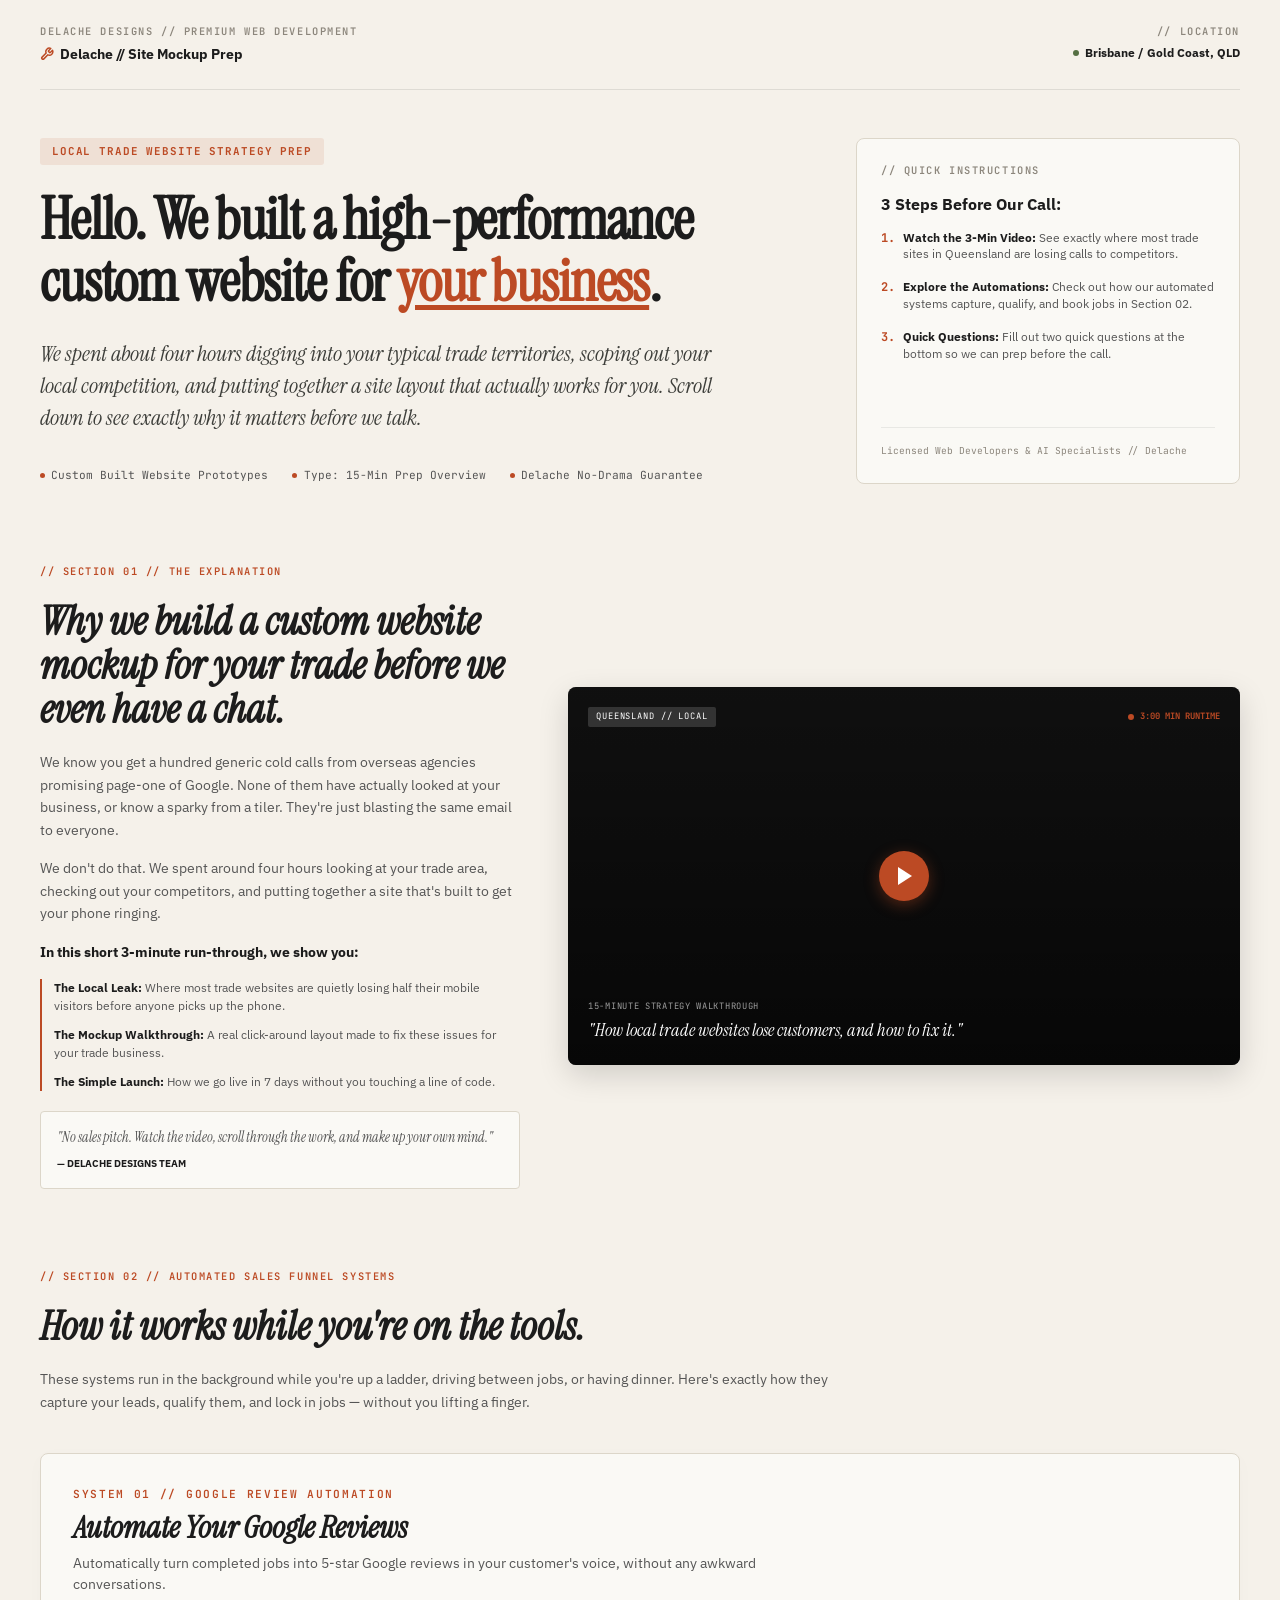
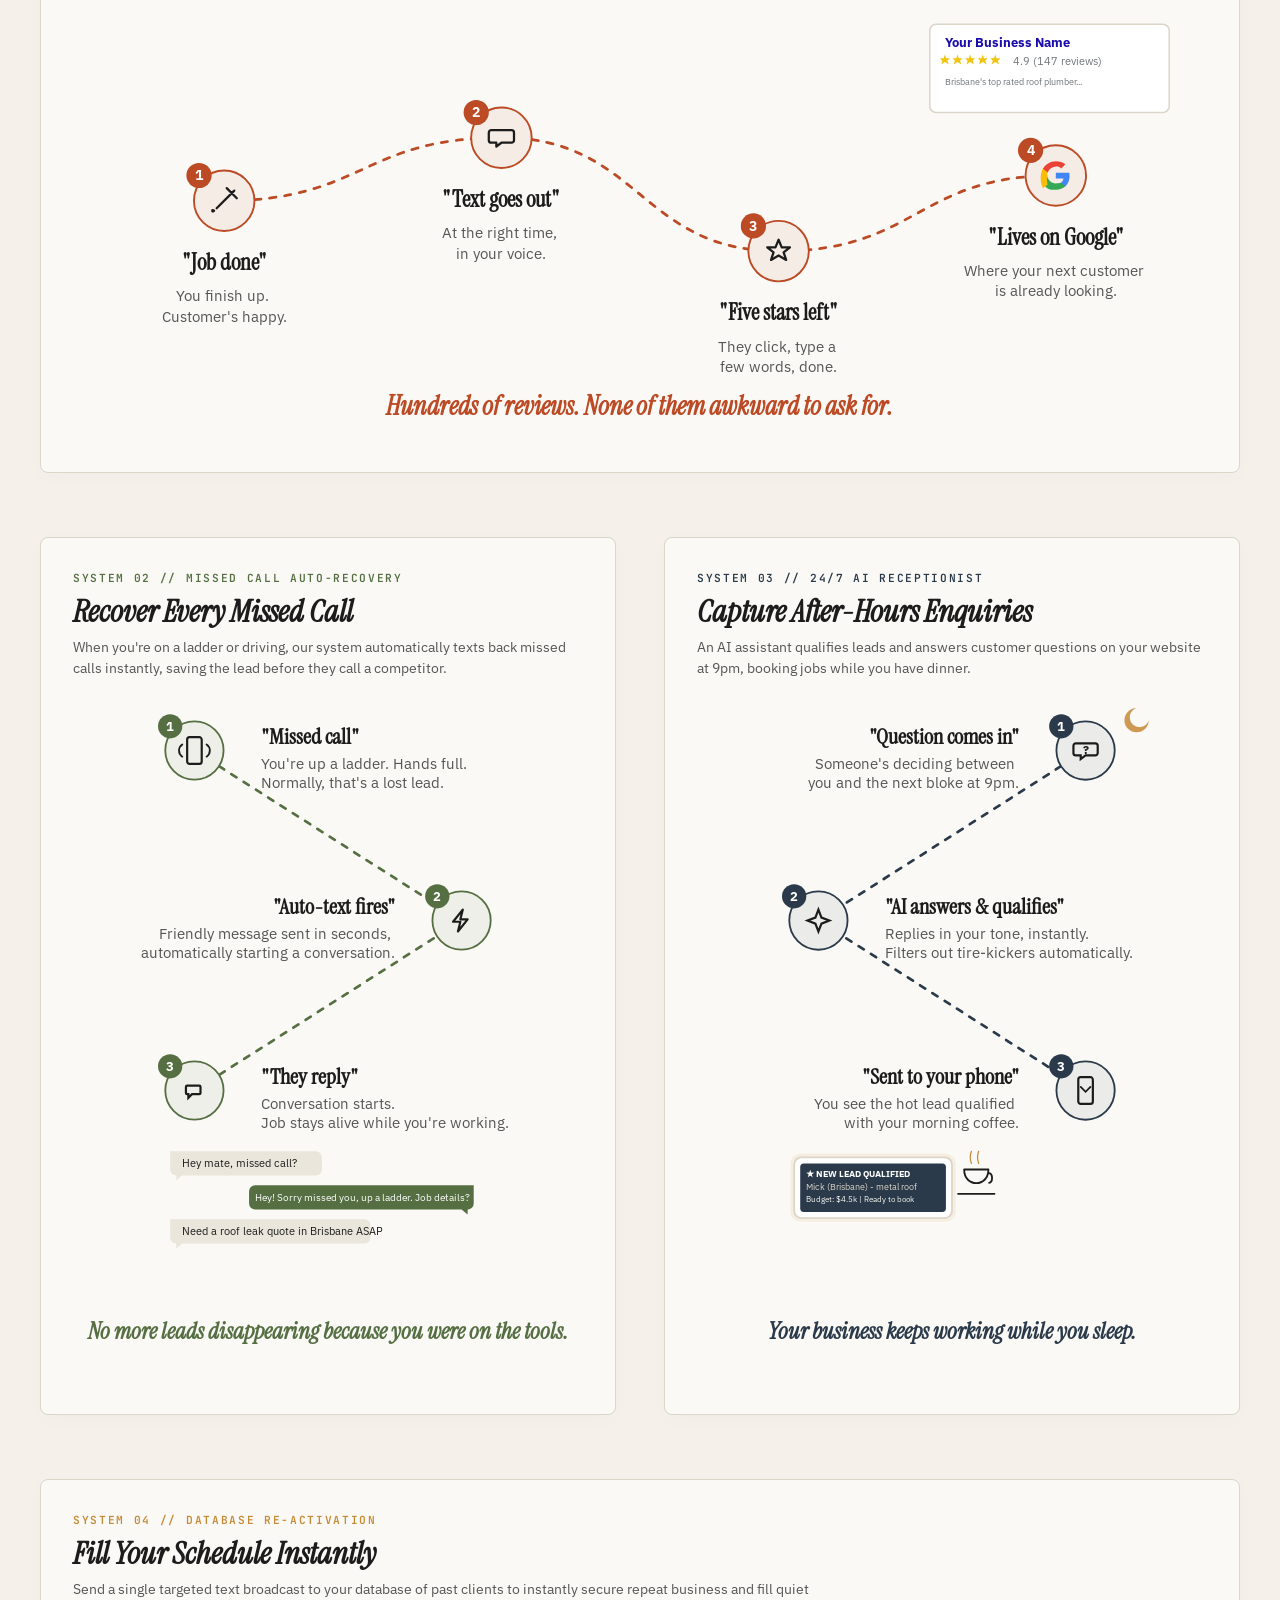
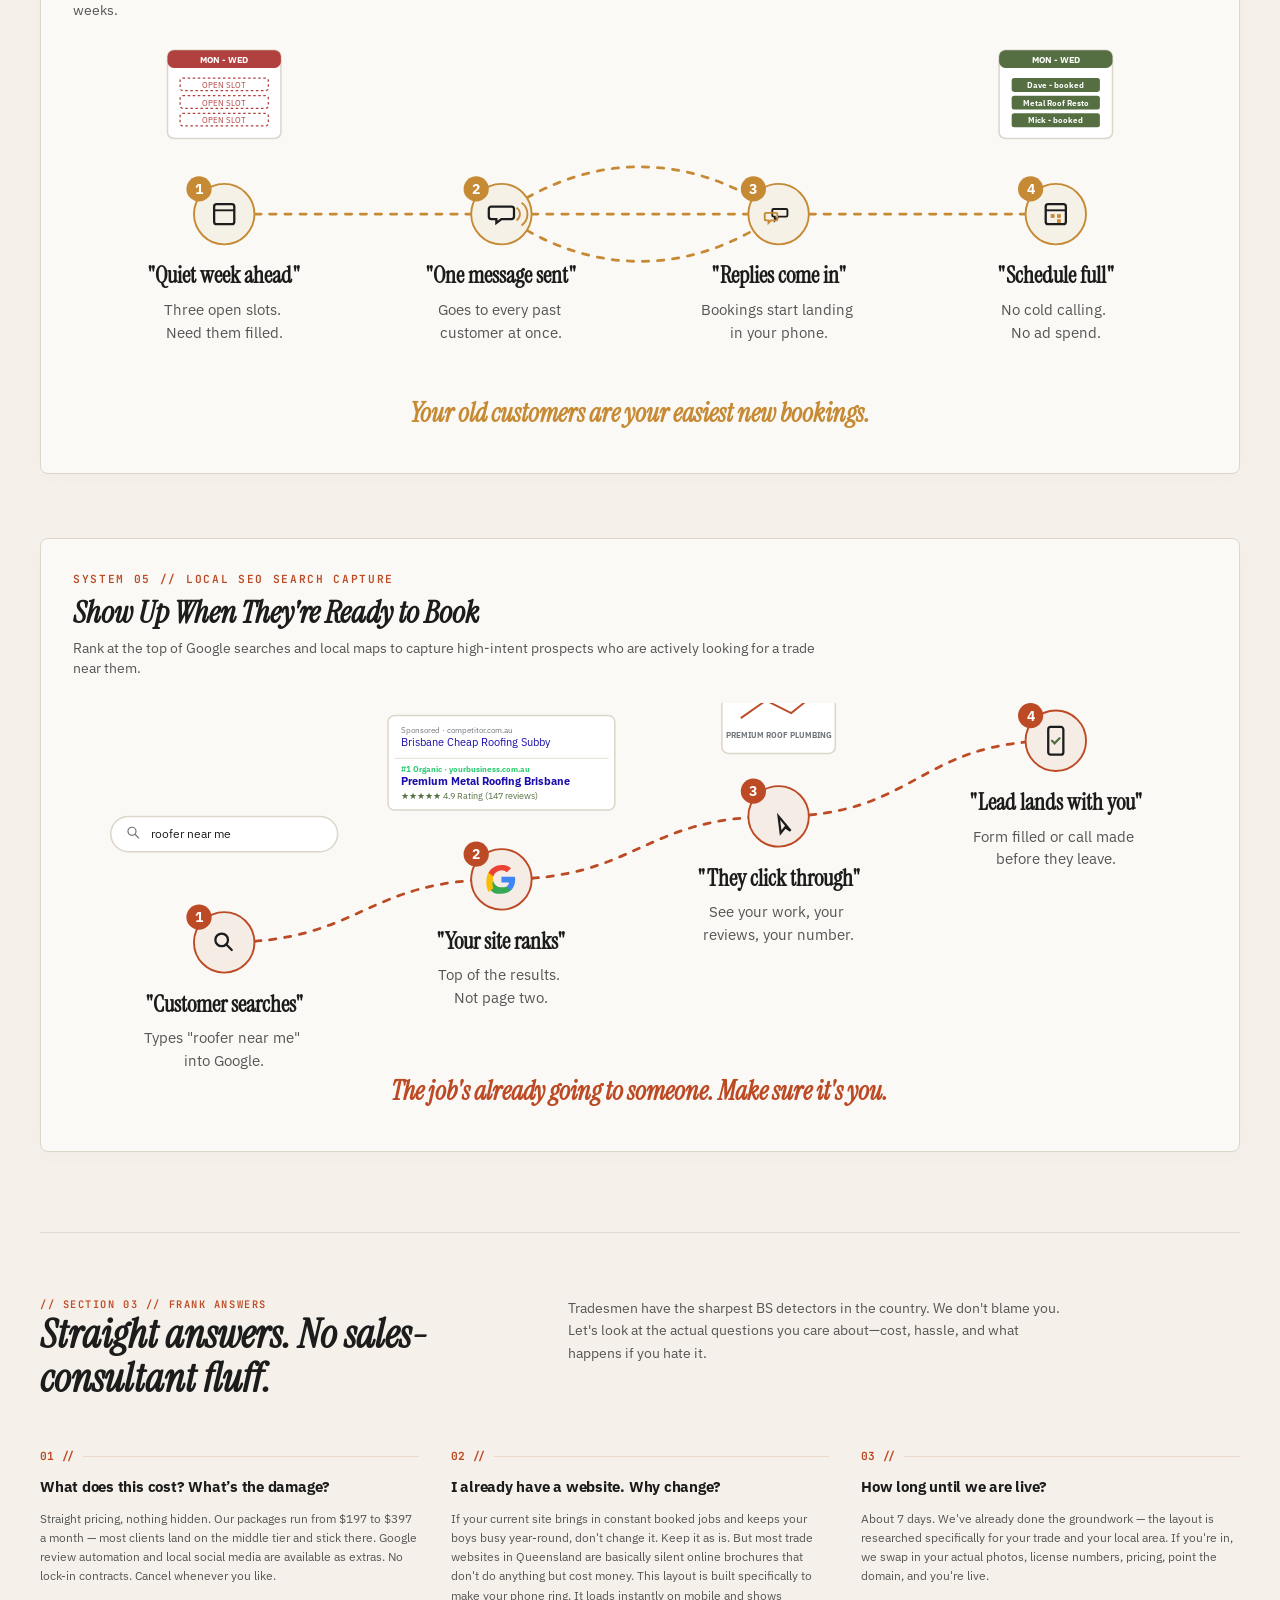
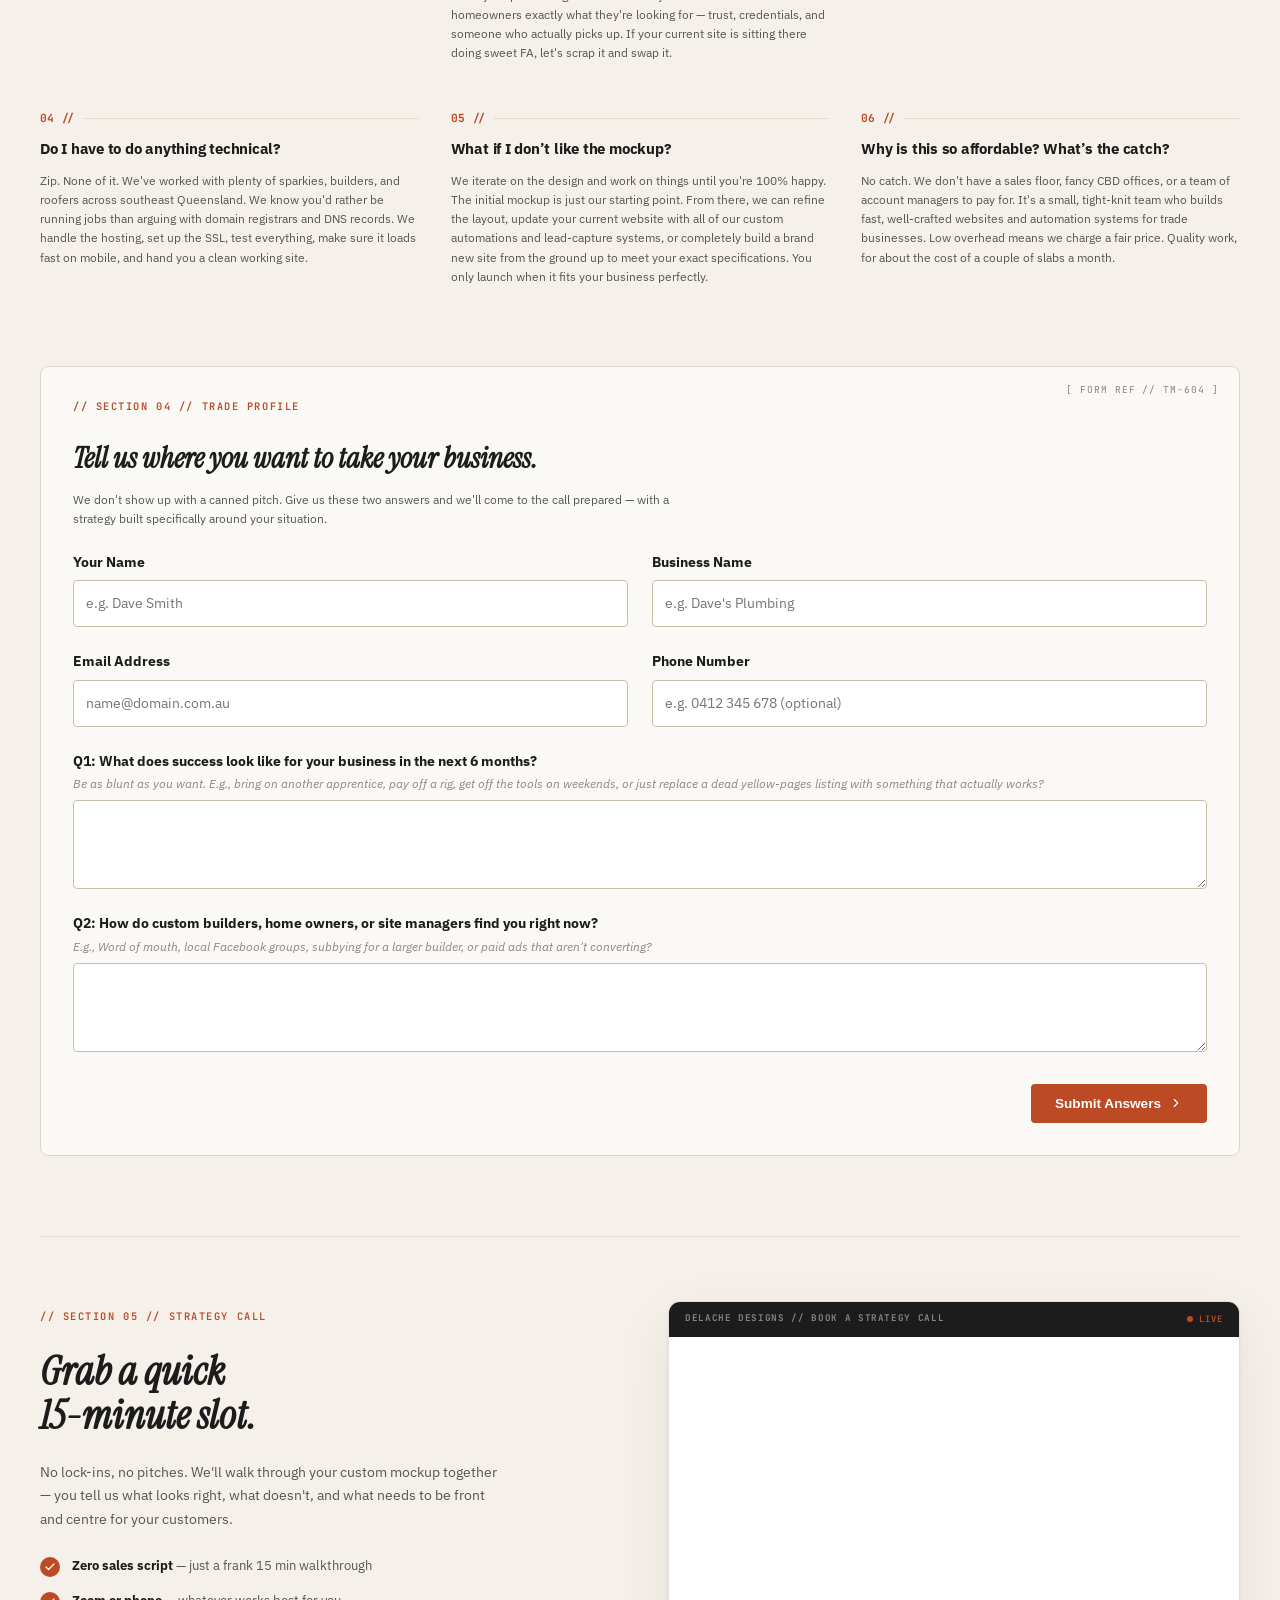
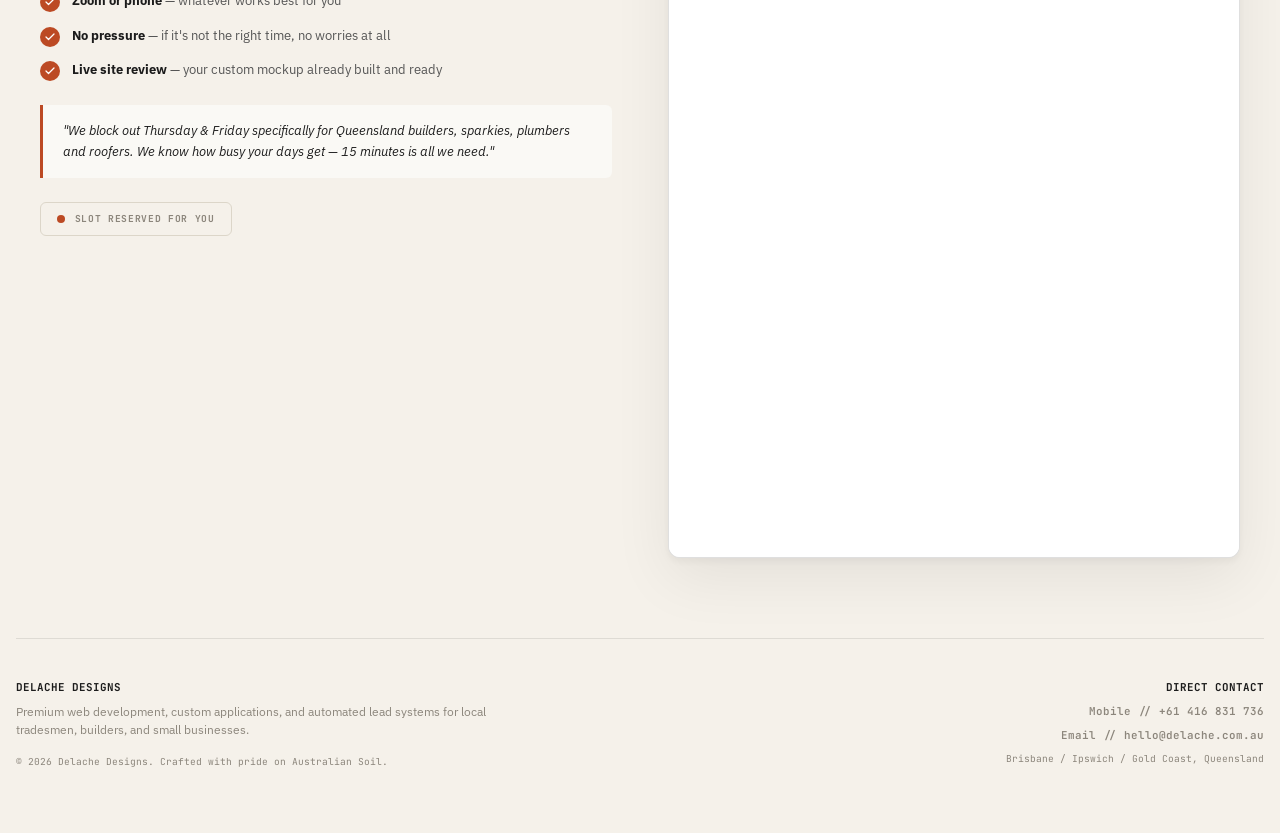
<file: index.html>
<!DOCTYPE html>
<html lang="en">
<head>
  <meta charset="UTF-8">
  <meta name="viewport" content="width=device-width, initial-scale=1.0">
  <title>Pre-Call Strategy Consultation Prep | Delache Designs</title>
  <meta name="description" content="Review your custom trade website mockup and strategy roadmap before our 15-minute consultation. Crafted by Delache Designs.">
  <link rel="icon" type="image/png" href="demos/default.png">
  
  <!-- Font CDN: Satoshi, Instrument Serif, and IBM Plex Sans -->
  <link rel="preconnect" href="https://fonts.googleapis.com">
  <link rel="preconnect" href="https://fonts.gstatic.com" crossorigin>
  <link href="https://fonts.googleapis.com/css2?family=IBM+Plex+Sans:ital,wght@0,300;0,400;0,500;0,600;0,700;1,400&family=Instrument+Serif:ital,wght@0,400;0,900;1,400&family=JetBrains+Mono:wght@400;500;600&display=swap" rel="stylesheet">
  
  <!-- Main Stylesheet -->
  <link rel="stylesheet" href="./styles.css?v=1.0.1">
</head>
<body>

  <!-- Editorial Top Bar / Header -->
  <header class="header-bar">
    <div class="header-left">
      <span class="mono-tag">Delache Designs // Premium Web Development</span>
      <h1 class="header-title">
        <svg class="header-icon" viewBox="0 0 24 24" width="14" height="14" stroke="currentColor" stroke-width="2.5" fill="none" stroke-linecap="round" stroke-linejoin="round">
          <path d="M14.7 6.3a1 1 0 0 0 0 1.4l1.6 1.6a1 1 0 0 0 1.4 0l3.77-3.77a6 6 0 0 1-7.94 7.94l-6.91 6.91a2.12 2.12 0 0 1-3-3l6.91-6.91a6 6 0 0 1 7.94-7.94l-3.76 3.76z"></path>
        </svg>
        <span>Delache // Site Mockup Prep</span>
      </h1>
    </div>
    <div class="header-right">
      <span class="mono-tag">// Location</span>
      <span class="coords-label">
        <span class="coord-dot"></span>
        Brisbane / Gold Coast, QLD
      </span>
    </div>
  </header>

  <!-- Main Container -->
  <main class="main-container">
    
    <!-- 1. PERSONALIZED HERO SECTION - Asymmetric Layout -->
    <section class="hero-section">
      <div class="hero-content">
        <div class="badge-container">
          <span class="promo-badge">Local Trade Website Strategy Prep</span>
        </div>

        <h2 class="hero-headline">
          Hello. We built a high-performance custom website for <span class="text-accent underline-accent">your business</span>.
        </h2>

        <p class="hero-lead">
          We spent about four hours digging into your typical trade territories, scoping out your local competition, and putting together a site layout that actually works for you. Scroll down to see exactly why it matters before we talk.
        </p>

        <!-- Micro Details Banner -->
        <div class="micro-details">
          <div class="detail-item">
            <span class="detail-dot"></span>
            <span>Custom Built Website Prototypes</span>
          </div>
          <div class="detail-item">
            <span class="detail-dot"></span>
            <span>Type: 15-Min Prep Overview</span>
          </div>
          <div class="detail-item">
            <span class="detail-dot"></span>
            <span>Delache No-Drama Guarantee</span>
          </div>
        </div>
      </div>

      <!-- Asymmetric Instructions Box -->
      <div class="instructions-sidebar">
        <div class="sidebar-body">
          <span class="mono-tag sidebar-tag">// Quick Instructions</span>
          <h3 class="sidebar-heading">3 Steps Before Our Call:</h3>
          <ul class="steps-list">
            <li>
              <span class="step-num">1.</span>
              <span><strong>Watch the 3-Min Video:</strong> See exactly where most trade sites in Queensland are losing calls to competitors.</span>
            </li>
            <li>
              <span class="step-num">2.</span>
              <span><strong>Explore the Automations:</strong> Check out how our automated systems capture, qualify, and book jobs in Section 02.</span>
            </li>
            <li>
              <span class="step-num">3.</span>
              <span><strong>Quick Questions:</strong> Fill out two quick questions at the bottom so we can prep before the call.</span>
            </li>
          </ul>
        </div>
        <div class="sidebar-footer">
          Licensed Web Developers & AI Specialists // Delache
        </div>
      </div>
    </section>


    <!-- 2. THE VIDEO SECTION -->
    <section class="video-section">
      <!-- Left Editorial Copy -->
      <div class="video-info">
        <span class="mono-tag section-tag">// Section 01 // The Explanation</span>
        <h2 class="section-title">
          Why we build a custom website mockup for your trade before we even have a chat.
        </h2>
        <div class="video-desc">
          <p>
            We know you get a hundred generic cold calls from overseas agencies promising page-one of Google. None of them have actually looked at your business, or know a sparky from a tiler. They're just blasting the same email to everyone.
          </p>
          <p>
            We don't do that. We spent around four hours looking at your trade area, checking out your competitors, and putting together a site that's built to get your phone ringing.
          </p>
          <p class="bullets-intro">
            In this short 3-minute run-through, we show you:
          </p>
          <ul class="bullets-list">
            <li>
              <strong>The Local Leak:</strong> Where most trade websites are quietly losing half their mobile visitors before anyone picks up the phone.
            </li>
            <li>
              <strong>The Mockup Walkthrough:</strong> A real click-around layout made to fix these issues for your trade business.
            </li>
            <li>
              <strong>The Simple Launch:</strong> How we go live in 7 days without you touching a line of code.
            </li>
          </ul>
        </div>
        
        <!-- Sidebar Quote -->
        <div class="video-quote">
          "No sales pitch. Watch the video, scroll through the work, and make up your own mind."
          <span class="quote-author">— Delache Designs team</span>
        </div>
      </div>

      <!-- Right Video Player Mockup -->
      <div class="video-player-container">
        <div class="video-player" id="video-player">
          
          <!-- Poster Screen -->
          <div class="video-poster" id="video-poster">
            <div class="poster-header">
              <span class="poster-tag">Queensland // Local</span>
              <span class="poster-runtime">
                <span class="pulse-dot"></span>
                3:00 MIN RUNTIME
              </span>
            </div>
            
            <button class="play-btn" id="play-btn" aria-label="Play video">
              <svg viewBox="0 0 24 24" width="24" height="24" fill="currentColor">
                <polygon points="5 3 19 12 5 21 5 3"></polygon>
              </svg>
            </button>
            
            <div class="poster-footer">
              <span class="poster-meta">15-MINUTE STRATEGY WALKTHROUGH</span>
              <h3 class="poster-title">"How local trade websites lose customers, and how to fix it."</h3>
            </div>
          </div>

          <!-- Real Video Container (Loom Iframe injected here on play) -->
          <div id="real-video-container" class="hidden"></div>

        </div>
      </div>
    </section>

    <!-- 3. SVG INFOGRAPHICS SECTION -->
    <section class="infographics-section" id="infographics-section">
      <div class="infographics-header">
        <span class="mono-tag section-tag">// Section 02 // Automated Sales Funnel Systems</span>
        <h2 class="section-title">How it works while you're on the tools.</h2>
        <p class="infographics-desc">
          These systems run in the background while you're up a ladder, driving between jobs, or having dinner. Here's exactly how they capture your leads, qualify them, and lock in jobs — without you lifting a finger.
        </p>
      </div>

      <div class="infographics-grid">
        <!-- Infographic 1: Google Review System (Full-Width) -->
        <div class="infographic-card">
          <div class="infographic-card-header">
            <span class="mono-tag color-system-1">SYSTEM 01 // GOOGLE REVIEW AUTOMATION</span>
            <h3 class="infographic-card-title">Automate Your Google Reviews</h3>
            <p class="infographic-card-desc">Automatically turn completed jobs into 5-star Google reviews in your customer's voice, without any awkward conversations.</p>
          </div>
          <svg viewBox="0 35 900 335" width="100%" height="100%" xmlns="http://www.w3.org/2000/svg" aria-labelledby="title-reviews desc-reviews">
            <title id="title-reviews">Reviews that build themselves</title>
            <desc id="desc-reviews">Meandering path showing how a completed job automatically turns into 5-star Google reviews.</desc>
            <style>
              .s1-title { font-family: 'Instrument Serif', Georgia, serif; font-size: clamp(20px, 3.5vw, 24px); font-weight: 900; font-style: italic; fill: #1C1C1C; }
              .s1-tag { font-family: 'JetBrains Mono', Courier, monospace; font-size: 10px; font-weight: bold; fill: #BC4A24; letter-spacing: 1.5px; }
              .s1-beat-title { font-family: 'Instrument Serif', Georgia, serif; font-size: 18px; font-weight: 900; fill: #1C1C1C; text-anchor: middle; }
              .s1-body { font-family: 'IBM Plex Sans', -apple-system, sans-serif; font-size: 12px; fill: #555555; text-anchor: middle; line-height: 1.4; }
              .s1-takeaway { font-family: 'Instrument Serif', Georgia, serif; font-size: 21px; font-style: italic; fill: #BC4A24; text-anchor: middle; font-weight: bold; }
              .s1-number { font-family: 'IBM Plex Sans', -apple-system, sans-serif; font-size: 11px; font-weight: bold; fill: #FFFFFF; text-anchor: middle; dominant-baseline: central; }
              .s1-connector-line { stroke: #BC4A24; stroke-width: 2.2; stroke-dasharray: 5 7; fill: none; stroke-linecap: round; }
              .s1-icon-circle { fill: rgba(188, 74, 36, 0.07); stroke: #BC4A24; stroke-width: 1.5; }
              .s1-num-badge { fill: #BC4A24; }
            </style>

            <!-- Meandering path -->
            <path d="M 120 180 C 230 180, 230 130, 340 130 C 450 130, 450 220, 560 220 C 670 220, 670 160, 780 160" class="s1-connector-line"/>

            <!-- Beat 1 -->
            <g>
              <!-- Solid cover circle to hide path underneath -->
              <circle cx="120" cy="180" r="24" fill="#FAF9F5" />
              <circle cx="120" cy="180" r="24" class="s1-icon-circle" />
              <circle cx="100" cy="160" r="10" class="s1-num-badge" />
              <text x="100" y="160" class="s1-number">1</text>
              <!-- Hammer / tools line icon -->
              <g transform="translate(120, 180)">
                <path d="M-6 6 L6 -6 M2 -10 L10 -2 M6 -6 L8 -8 M-8 8 C-10 10 -10 6 -8 8" stroke="#1C1C1C" stroke-width="1.8" stroke-linecap="round" fill="none"/>
              </g>
              <text x="120" y="235" class="s1-beat-title">"Job done"</text>
              <text x="120" y="260" class="s1-body">
                <tspan x="120" dy="0">You finish up.</tspan>
                <tspan x="120" dy="16">Customer's happy.</tspan>
              </text>
            </g>

            <!-- Beat 2 -->
            <g>
              <circle cx="340" cy="130" r="24" fill="#FAF9F5" />
              <circle cx="340" cy="130" r="24" class="s1-icon-circle" />
              <circle cx="320" cy="110" r="10" class="s1-num-badge" />
              <text x="320" y="110" class="s1-number">2</text>
              <!-- SMS line icon -->
              <g transform="translate(340, 130)">
                <path d="M-8 -6 h16 a2 2 0 0 1 2 2 v6 a2 2 0 0 1 -2 2 h-8 l-4 3 v-3 h-4 a2 2 0 0 1 -2 -2 v-6 a2 2 0 0 1 2 -2 z" stroke="#1C1C1C" stroke-width="1.8" stroke-linecap="round" stroke-linejoin="round" fill="none"/>
              </g>
              <text x="340" y="185" class="s1-beat-title">"Text goes out"</text>
              <text x="340" y="210" class="s1-body">
                <tspan x="340" dy="0">At the right time,</tspan>
                <tspan x="340" dy="16">in your voice.</tspan>
              </text>
            </g>

            <!-- Beat 3 -->
            <g>
              <circle cx="560" cy="220" r="24" fill="#FAF9F5" />
              <circle cx="560" cy="220" r="24" class="s1-icon-circle" />
              <circle cx="540" cy="200" r="10" class="s1-num-badge" />
              <text x="540" y="200" class="s1-number">3</text>
              <!-- Star click line icon -->
              <g transform="translate(560, 220)">
                <path d="M0 -9 L2.5 -3 L9 -3 L4 1 L6 7 L0 3.5 L-6 7 L-4 1 L-9 -3 L-2.5 -3 Z" stroke="#1C1C1C" stroke-width="1.8" stroke-linecap="round" stroke-linejoin="round" fill="none"/>
              </g>
              <text x="560" y="275" class="s1-beat-title">"Five stars left"</text>
              <text x="560" y="300" class="s1-body">
                <tspan x="560" dy="0">They click, type a</tspan>
                <tspan x="560" dy="16">few words, done.</tspan>
              </text>
            </g>

            <!-- Beat 4 -->
            <g>
              <circle cx="780" cy="160" r="24" fill="#FAF9F5" />
              <circle cx="780" cy="160" r="24" class="s1-icon-circle" />
              <circle cx="760" cy="140" r="10" class="s1-num-badge" />
              <text x="760" y="140" class="s1-number">4</text>
              <!-- Google G Logo -->
              <g transform="translate(768, 148) scale(0.6)">
                <path d="M38.2 20.45c0-1.4-.13-2.76-.36-4.05H20v7.69h10.22c-.44 2.37-1.78 4.38-3.79 5.73v4.76h6.14c3.59-3.3 5.63-8.17 5.63-14.13z" fill="#4285F4"/>
                <path d="M20 39c5.13 0 9.43-1.7 12.58-4.63l-6.14-4.76c-1.7.14-3.88.92-6.44.92-4.96 0-9.15-3.35-10.65-7.87H3.06v4.92C6.2 38.86 12.65 39 20 39z" fill="#34A853"/>
                <path d="M9.35 22.66c-.38-1.14-.6-2.35-.6-3.6s.22-2.46.6-3.6v-4.92H3.06c-1.95 3.91-3.06 8.3-3.06 13.12s1.11 9.21 3.06 13.12l6.29-4.92c-1.5-4.52-1.5-7.87 0-12.72z" fill="#FBBC05"/>
                <path d="M20 7.8c2.79 0 5.29.96 7.27 2.85l5.45-5.45C29.42 2.1 25.13 1 20 1 12.65 1 6.2 5.14 3.06 11.23l6.29 4.92c1.5-4.52 5.69-7.87 10.65-7.87z" fill="#EA4335"/>
              </g>
              <!-- Google mockup snippet -->
              <g transform="translate(680, 40)">
                <rect x="0" y="0" width="190" height="70" rx="5" fill="#FFFFFF" stroke="#DCD6C9" stroke-width="1.2" />
                <text x="12" y="18" font-family="'IBM Plex Sans', sans-serif" font-size="10px" font-weight="bold" fill="#1A0DAB">Your Business Name</text>
                <g transform="translate(12, 23)">
                  <path d="M0 -4 L1 -1 L4 -1 L2 1 L3 4 L0 2 L-3 4 L-2 1 L-4 -1 L-1 -1 Z" fill="#F1C40F" transform="translate(0, 5)"/>
                  <path d="M0 -4 L1 -1 L4 -1 L2 1 L3 4 L0 2 L-3 4 L-2 1 L-4 -1 L-1 -1 Z" fill="#F1C40F" transform="translate(10, 5)"/>
                  <path d="M0 -4 L1 -1 L4 -1 L2 1 L3 4 L0 2 L-3 4 L-2 1 L-4 -1 L-1 -1 Z" fill="#F1C40F" transform="translate(20, 5)"/>
                  <path d="M0 -4 L1 -1 L4 -1 L2 1 L3 4 L0 2 L-3 4 L-2 1 L-4 -1 L-1 -1 Z" fill="#F1C40F" transform="translate(30, 5)"/>
                  <path d="M0 -4 L1 -1 L4 -1 L2 1 L3 4 L0 2 L-3 4 L-2 1 L-4 -1 L-1 -1 Z" fill="#F1C40F" transform="translate(40, 5)"/>
                </g>
                <text x="66" y="32" font-family="'IBM Plex Sans', sans-serif" font-size="8.5px" fill="#70757A">4.9 (147 reviews)</text>
                <text x="12" y="48" font-family="'IBM Plex Sans', sans-serif" font-size="7.5px" fill="#70757A">Brisbane's top rated roof plumber...</text>
              </g>
              <text x="780" y="215" class="s1-beat-title">"Lives on Google"</text>
              <text x="780" y="240" class="s1-body">
                <tspan x="780" dy="0">Where your next customer</tspan>
                <tspan x="780" dy="16">is already looking.</tspan>
              </text>
            </g>

            <!-- Takeaway Line -->
            <text x="450" y="350" class="s1-takeaway">Hundreds of reviews. None of them awkward to ask for.</text>
          </svg>
        </div>

        <!-- Row for Infographics 2 and 3 (Side-by-Side on Desktop) -->
        <div class="infographics-row-split">
          <!-- Infographic 2: Missed Call Recovery (Narrow) -->
          <div class="infographic-card">
            <div class="infographic-card-header">
              <span class="mono-tag color-system-2">SYSTEM 02 // MISSED CALL AUTO-RECOVERY</span>
              <h3 class="infographic-card-title">Recover Every Missed Call</h3>
              <p class="infographic-card-desc">When you're on a ladder or driving, our system automatically texts back missed calls instantly, saving the lead before they call a competitor.</p>
            </div>
            <svg viewBox="0 100 420 550" width="100%" height="100%" xmlns="http://www.w3.org/2000/svg" aria-labelledby="title-missed desc-missed">
              <title id="title-missed">Every missed call becomes a booked job</title>
              <desc id="desc-missed">Vertical zig-zag path illustrating the recovery of a missed call through automated text messaging.</desc>
              <style>
                .s2-title { font-family: 'Instrument Serif', Georgia, serif; font-size: clamp(20px, 3.5vw, 24px); font-weight: 900; font-style: italic; fill: #1C1C1C; }
                .s2-tag { font-family: 'JetBrains Mono', Courier, monospace; font-size: 10px; font-weight: bold; fill: #556F43; letter-spacing: 1.5px; }
                .s2-beat-title { font-family: 'Instrument Serif', Georgia, serif; font-size: 18px; font-weight: 900; fill: #1C1C1C; text-anchor: start; }
                .s2-beat-title-left { font-family: 'Instrument Serif', Georgia, serif; font-size: 18px; font-weight: 900; fill: #1C1C1C; text-anchor: end; }
                .s2-body { font-family: 'IBM Plex Sans', -apple-system, sans-serif; font-size: 12.5px; fill: #555555; line-height: 1.4; text-anchor: start; }
                .s2-body-left { font-family: 'IBM Plex Sans', -apple-system, sans-serif; font-size: 12.5px; fill: #555555; line-height: 1.4; text-anchor: end; }
                .s2-takeaway { font-family: 'Instrument Serif', Georgia, serif; font-size: 19px; font-style: italic; fill: #556F43; text-anchor: middle; font-weight: bold; }
                .s2-number { font-family: 'IBM Plex Sans', -apple-system, sans-serif; font-size: 11px; font-weight: bold; fill: #FFFFFF; text-anchor: middle; dominant-baseline: central; }
                .s2-connector-line { stroke: #556F43; stroke-width: 2.2; stroke-dasharray: 5 7; fill: none; stroke-linecap: round; }
                .s2-icon-circle { fill: rgba(85, 111, 67, 0.07); stroke: #556F43; stroke-width: 1.5; }
                .s2-num-badge { fill: #556F43; }
              </style>

              <!-- Connector path: Top-Left -> Middle-Right -> Bottom-Left (Reverse '<' layout) -->
              <path d="M 100 140 L 320 280 L 100 420" class="s2-connector-line"/>

              <!-- Beat 1: Top-Left -->
              <g>
                <!-- Cover circle to block connector line -->
                <circle cx="100" cy="140" r="24" fill="#FAF9F5" style="fill: #FAF9F5 !important; opacity: 1 !important;"/>
                <circle cx="100" cy="140" r="24" class="s2-icon-circle" />
                <circle cx="80" cy="120" r="10" class="s2-num-badge" />
                <text x="80" y="120" class="s2-number">1</text>
                <!-- Ringing Phone icon -->
                <g transform="translate(100, 140)">
                  <rect x="-6" y="-11" width="12" height="22" rx="2" stroke="#1C1C1C" stroke-width="1.8" fill="none"/>
                  <path d="M-10 -5 a6 6 0 0 0 0 10" stroke="#1C1C1C" stroke-width="1.5" fill="none" stroke-linecap="round"/>
                  <path d="M10 -5 a6 6 0 0 1 0 10" stroke="#1C1C1C" stroke-width="1.5" fill="none" stroke-linecap="round"/>
                </g>
                <text x="155" y="135" class="s2-beat-title" text-anchor="start" style="text-anchor: start;">"Missed call"</text>
                <text x="155" y="155" class="s2-body" text-anchor="start" style="text-anchor: start;">
                  <tspan x="155" dy="0" text-anchor="start" style="text-anchor: start;">You're up a ladder. Hands full.</tspan>
                  <tspan x="155" dy="16" text-anchor="start" style="text-anchor: start;">Normally, that's a lost lead.</tspan>
                </text>
              </g>

              <!-- Beat 2: Middle-Right -->
              <g>
                <!-- Cover circle -->
                <circle cx="320" cy="280" r="24" fill="#FAF9F5" style="fill: #FAF9F5 !important; opacity: 1 !important;"/>
                <circle cx="320" cy="280" r="24" class="s2-icon-circle" />
                <circle cx="300" cy="260" r="10" class="s2-num-badge" />
                <text x="300" y="260" class="s2-number">2</text>
                <!-- Auto text lightning / outgoing message -->
                <g transform="translate(320, 280)">
                  <path d="M1 -9 L-7 1 L-1 1 L-3 9 L5 -1 L-1 -1 Z" stroke="#1C1C1C" stroke-width="1.8" stroke-linejoin="round" fill="none"/>
                </g>
                <text x="265" y="275" class="s2-beat-title-left" text-anchor="end" style="text-anchor: end;">"Auto-text fires"</text>
                <text x="265" y="295" class="s2-body-left" text-anchor="end" style="text-anchor: end;">
                  <tspan x="265" dy="0" text-anchor="end" style="text-anchor: end;">Friendly message sent in seconds,</tspan>
                  <tspan x="265" dy="16" text-anchor="end" style="text-anchor: end;">automatically starting a conversation.</tspan>
                </text>
              </g>

              <!-- Beat 3: Bottom-Left -->
              <g>
                <!-- Cover circle -->
                <circle cx="100" cy="420" r="24" fill="#FAF9F5" style="fill: #FAF9F5 !important; opacity: 1 !important;"/>
                <circle cx="100" cy="420" r="24" class="s2-icon-circle" />
                <circle cx="80" cy="400" r="10" class="s2-num-badge" />
                <text x="80" y="400" class="s2-number">3</text>
                <!-- Double message bubble icon -->
                <g transform="translate(100, 420)">
                  <path d="M-6 -4 h10 a1 1 0 0 1 1 1 v5 a1 1 0 0 1 -1 1 h-6 l-3 3 v-3 h-1 a1 1 0 0 1 -1 -1 v-5 a1 1 0 0 1 1 -1 z" stroke="#1C1C1C" stroke-width="1.8" fill="none"/>
                </g>
                <text x="155" y="415" class="s2-beat-title" text-anchor="start" style="text-anchor: start;">"They reply"</text>
                <text x="155" y="435" class="s2-body" text-anchor="start" style="text-anchor: start;">
                  <tspan x="155" dy="0" text-anchor="start" style="text-anchor: start;">Conversation starts.</tspan>
                  <tspan x="155" dy="16" text-anchor="start" style="text-anchor: start;">Job stays alive while you're working.</tspan>
                </text>
              </g>

              <!-- Text Message Mockup thread at bottom -->
              <g transform="translate(80, 470)">
                <!-- Bubble 1 -->
                <path d="M 0 0 h 120 a 5 5 0 0 1 5 5 v 10 a 5 5 0 0 1 -5 5 h -110 l -5 4 v -4 a 5 5 0 0 1 -5 -5 z" fill="#EBE6DC"/>
                <text x="10" y="13" font-family="'IBM Plex Sans', sans-serif" font-size="9px" fill="#1C1C1C">Hey mate, missed call?</text>
                
                <!-- Bubble 2 -->
                <path d="M 250 28 h -180 a 5 5 0 0 0 -5 5 v 10 a 5 5 0 0 0 5 5 h 170 l 5 4 v -4 a 5 5 0 0 0 5 -5 z" fill="#556F43"/>
                <text x="70" y="41" font-family="'IBM Plex Sans', sans-serif" font-size="8.5px" fill="#FFFFFF">Hey! Sorry missed you, up a ladder. Job details?</text>

                <!-- Bubble 3 -->
                <path d="M 0 56 h 160 a 5 5 0 0 1 5 5 v 10 a 5 5 0 0 1 -5 5 h -150 l -5 4 v -4 a 5 5 0 0 1 -5 -5 z" fill="#EBE6DC"/>
                <text x="10" y="69" font-family="'IBM Plex Sans', sans-serif" font-size="9px" fill="#1C1C1C">Need a roof leak quote in Brisbane ASAP</text>
              </g>

              <!-- Takeaway Line -->
              <text x="210" y="625" class="s2-takeaway">No more leads disappearing because you were on the tools.</text>
            </svg>
          </div>

          <!-- Infographic 3: Customer Enquiry Chatbot (Narrow) -->
          <div class="infographic-card">
            <div class="infographic-card-header">
              <span class="mono-tag color-system-3">SYSTEM 03 // 24/7 AI RECEPTIONIST</span>
              <h3 class="infographic-card-title">Capture After-Hours Enquiries</h3>
              <p class="infographic-card-desc">An AI assistant qualifies leads and answers customer questions on your website at 9pm, booking jobs while you have dinner.</p>
            </div>
            <svg viewBox="0 100 420 560" width="100%" height="100%" xmlns="http://www.w3.org/2000/svg" aria-labelledby="title-chatbot desc-chatbot">
              <title id="title-chatbot">Your site talks to customers at 9pm</title>
              <desc id="desc-chatbot">Vertical zig-zag path showing how an after-hours inquiry gets filtered and qualified by AI overnight.</desc>
              <style>
                .s3-title { font-family: 'Instrument Serif', Georgia, serif; font-size: clamp(20px, 3.5vw, 24px); font-weight: 900; font-style: italic; fill: #1C1C1C; }
                .s3-tag { font-family: 'JetBrains Mono', Courier, monospace; font-size: 10px; font-weight: bold; fill: #2A3A4A; letter-spacing: 1.5px; }
                .s3-beat-title { font-family: 'Instrument Serif', Georgia, serif; font-size: 18px; font-weight: 900; fill: #1C1C1C; text-anchor: start; }
                .s3-beat-title-left { font-family: 'Instrument Serif', Georgia, serif; font-size: 18px; font-weight: 900; fill: #1C1C1C; text-anchor: end; }
                .s3-body { font-family: 'IBM Plex Sans', -apple-system, sans-serif; font-size: 12.5px; fill: #555555; line-height: 1.4; text-anchor: start; }
                .s3-body-left { font-family: 'IBM Plex Sans', -apple-system, sans-serif; font-size: 12.5px; fill: #555555; line-height: 1.4; text-anchor: end; }
                .s3-takeaway { font-family: 'Instrument Serif', Georgia, serif; font-size: 19px; font-style: italic; fill: #2A3A4A; text-anchor: middle; font-weight: bold; }
                .s3-number { font-family: 'IBM Plex Sans', -apple-system, sans-serif; font-size: 11px; font-weight: bold; fill: #FFFFFF; text-anchor: middle; dominant-baseline: central; }
                .s3-connector-line { stroke: #2A3A4A; stroke-width: 2.2; stroke-dasharray: 5 7; fill: none; stroke-linecap: round; }
                .s3-icon-circle { fill: rgba(42, 58, 74, 0.07); stroke: #2A3A4A; stroke-width: 1.5; }
                .s3-num-badge { fill: #2A3A4A; }
              </style>

              <!-- Crescent Moon representing 9pm -->
              <g transform="translate(350, 105)">
                <path d="M 12 0 A 10 10 0 1 0 22 10 A 8 8 0 1 1 12 0 Z" fill="#C68A35" opacity="0.85"/>
              </g>

              <!-- Connector path: Top-Right -> Middle-Left -> Bottom-Right (Standard '>' layout) -->
              <path d="M 320 140 L 100 280 L 320 420" class="s3-connector-line"/>

              <!-- Beat 1: Top-Right -->
              <g>
                <!-- Cover circle -->
                <circle cx="320" cy="140" r="24" fill="#FAF9F5" style="fill: #FAF9F5 !important; opacity: 1 !important;"/>
                <circle cx="320" cy="140" r="24" class="s3-icon-circle" />
                <circle cx="300" cy="120" r="10" class="s3-num-badge" />
                <text x="300" y="120" class="s3-number">1</text>
                <!-- Question bubble icon -->
                <g transform="translate(320, 140)">
                  <path d="M-8 -6 h16 a2 2 0 0 1 2 2 v6 a2 2 0 0 1 -2 2 h-8 l-4 3 v-3 h-4 a2 2 0 0 1 -2 -2 v-6 a2 2 0 0 1 2 -2 z" stroke="#1C1C1C" stroke-width="1.8" fill="none"/>
                  <text x="0" y="3" font-family="'IBM Plex Sans', sans-serif" font-size="10px" font-weight="bold" fill="#1C1C1C" text-anchor="middle">?</text>
                </g>
                <text x="265" y="135" class="s3-beat-title-left" text-anchor="end" style="text-anchor: end;">"Question comes in"</text>
                <text x="265" y="155" class="s3-body-left" text-anchor="end" style="text-anchor: end;">
                  <tspan x="265" dy="0" text-anchor="end" style="text-anchor: end;">Someone's deciding between</tspan>
                  <tspan x="265" dy="16" text-anchor="end" style="text-anchor: end;">you and the next bloke at 9pm.</tspan>
                </text>
              </g>

              <!-- Beat 2: Middle-Left -->
              <g>
                <!-- Cover circle -->
                <circle cx="100" cy="280" r="24" fill="#FAF9F5" style="fill: #FAF9F5 !important; opacity: 1 !important;"/>
                <circle cx="100" cy="280" r="24" class="s3-icon-circle" />
                <circle cx="80" cy="260" r="10" class="s3-num-badge" />
                <text x="80" y="260" class="s3-number">2</text>
                <!-- AI spark/star icon -->
                <g transform="translate(100, 280)">
                  <path d="M0 -9 L2.5 -2.5 L9 0 L2.5 2.5 L0 9 L-2.5 2.5 L-9 0 L-2.5 -2.5 Z" stroke="#1C1C1C" stroke-width="1.8" fill="none"/>
                </g>
                <text x="155" y="275" class="s3-beat-title" text-anchor="start" style="text-anchor: start;">"AI answers & qualifies"</text>
                <text x="155" y="295" class="s3-body" text-anchor="start" style="text-anchor: start;">
                  <tspan x="155" dy="0" text-anchor="start" style="text-anchor: start;">Replies in your tone, instantly.</tspan>
                  <tspan x="155" dy="16" text-anchor="start" style="text-anchor: start;">Filters out tire-kickers automatically.</tspan>
                </text>
              </g>

              <!-- Beat 3: Bottom-Right -->
              <g>
                <!-- Cover circle -->
                <circle cx="320" cy="420" r="24" fill="#FAF9F5" style="fill: #FAF9F5 !important; opacity: 1 !important;"/>
                <circle cx="320" cy="420" r="24" class="s3-icon-circle" />
                <circle cx="300" cy="400" r="10" class="s3-num-badge" />
                <text x="300" y="400" class="s3-number">3</text>
                <!-- Smartphone envelope icon -->
                <g transform="translate(320, 420)">
                  <rect x="-6" y="-11" width="12" height="22" rx="2" stroke="#1C1C1C" stroke-width="1.8" fill="none"/>
                  <path d="M-4 -3 L0 1 L4 -3" stroke="#1C1C1C" stroke-width="1.5" fill="none" stroke-linecap="round"/>
                </g>
                <text x="265" y="415" class="s3-beat-title-left" text-anchor="end" style="text-anchor: end;">"Sent to your phone"</text>
                <text x="265" y="435" class="s3-body-left" text-anchor="end" style="text-anchor: end;">
                  <tspan x="265" dy="0" text-anchor="end" style="text-anchor: end;">You see the hot lead qualified</tspan>
                  <tspan x="265" dy="16" text-anchor="end" style="text-anchor: end;">with your morning coffee.</tspan>
                </text>
              </g>

              <!-- Coffee & Phone Mockup at bottom -->
              <g transform="translate(80, 470)">
                <!-- Coffee cup -->
                <g transform="translate(150, 20)">
                  <path d="M-15 15 L15 15" stroke="#1C1C1C" stroke-width="1.5" stroke-linecap="round"/>
                  <path d="M-10 -5 C-10 10 10 10 10 -5 Z" fill="#FAF9F5" stroke="#1C1C1C" stroke-width="1.5" stroke-linejoin="round"/>
                  <path d="M10 -2 C14 -2 14 6 10 6" fill="none" stroke="#1C1C1C" stroke-width="1.5"/>
                  <path d="M-4 -10 Q-6 -15 -4 -20" stroke="#C68A35" stroke-width="1" fill="none" stroke-linecap="round"/>
                  <path d="M2 -10 Q0 -15 2 -20" stroke="#C68A35" stroke-width="1" fill="none" stroke-linecap="round"/>
                </g>
                <!-- Glow phone notification -->
                <g transform="translate(0, 5)">
                  <rect x="-3" y="-3" width="136" height="56" rx="8" fill="rgba(198, 138, 53, 0.1)"/>
                  <rect x="0" y="0" width="130" height="50" rx="6" fill="#FFFFFF" stroke="#DCD6C9" stroke-width="1.5"/>
                  <rect x="5" y="5" width="120" height="40" rx="3" fill="#2A3A4A"/>
                  <text x="10" y="16" font-family="'IBM Plex Sans', sans-serif" font-size="7.5px" font-weight="bold" fill="#FFFFFF">★ NEW LEAD QUALIFIED</text>
                  <text x="10" y="27" font-family="'IBM Plex Sans', sans-serif" font-size="7px" fill="#DCD6C9">Mick (Brisbane) - metal roof</text>
                  <text x="10" y="37" font-family="'IBM Plex Sans', sans-serif" font-size="6.5px" fill="#FAF9F5">Budget: $4.5k | Ready to book</text>
                </g>
              </g>

              <!-- Takeaway Line -->
              <text x="210" y="625" class="s3-takeaway">Your business keeps working while you sleep.</text>
            </svg>
          </div>
        </div>

        <!-- Infographic 4: SMS to Customer List (Full-Width) -->
        <div class="infographic-card">
          <div class="infographic-card-header">
            <span class="mono-tag color-system-4">SYSTEM 04 // DATABASE RE-ACTIVATION</span>
            <h3 class="infographic-card-title">Fill Your Schedule Instantly</h3>
            <p class="infographic-card-desc">Send a single targeted text broadcast to your database of past clients to instantly secure repeat business and fill quiet weeks.</p>
          </div>
          <svg viewBox="0 45 900 315" width="100%" height="100%" xmlns="http://www.w3.org/2000/svg" aria-labelledby="title-smslist desc-smslist">
            <title id="title-smslist">Fill your schedule with one text</title>
            <desc id="desc-smslist">Meandering paths fanning out from a single message to multiple past clients, resulting in a full schedule.</desc>
            <style>
              .s4-title { font-family: 'Instrument Serif', Georgia, serif; font-size: clamp(20px, 3.5vw, 24px); font-weight: 900; font-style: italic; fill: #1C1C1C; }
              .s4-tag { font-family: 'JetBrains Mono', Courier, monospace; font-size: 10px; font-weight: bold; fill: #C68A35; letter-spacing: 1.5px; }
              .s4-beat-title { font-family: 'Instrument Serif', Georgia, serif; font-size: 18px; font-weight: 900; fill: #1C1C1C; text-anchor: middle; }
              .s4-body { font-family: 'IBM Plex Sans', -apple-system, sans-serif; font-size: 12px; fill: #555555; text-anchor: middle; line-height: 1.4; }
              .s4-takeaway { font-family: 'Instrument Serif', Georgia, serif; font-size: 21px; font-style: italic; fill: #C68A35; text-anchor: middle; font-weight: bold; }
              .s4-number { font-family: 'IBM Plex Sans', -apple-system, sans-serif; font-size: 11px; font-weight: bold; fill: #FFFFFF; text-anchor: middle; dominant-baseline: central; }
              .s4-connector-line { stroke: #C68A35; stroke-width: 2.2; stroke-dasharray: 5 7; fill: none; stroke-linecap: round; }
              .s4-icon-circle { fill: rgba(198, 138, 53, 0.07); stroke: #C68A35; stroke-width: 1.5; }
              .s4-num-badge { fill: #C68A35; }
            </style>

            <!-- Fanning Paths -->
            <path d="M 120 180 C 230 180, 230 180, 340 180" class="s4-connector-line"/>
            <path d="M 340 180 C 410 130, 490 130, 560 180" class="s4-connector-line"/>
            <path d="M 340 180 C 410 180, 490 180, 560 180" class="s4-connector-line"/>
            <path d="M 340 180 C 410 230, 490 230, 560 180" class="s4-connector-line"/>
            <path d="M 560 180 C 670 180, 670 180, 780 180" class="s4-connector-line"/>

            <!-- Beat 1 -->
            <g>
              <circle cx="120" cy="180" r="24" fill="#FAF9F5"/>
              <circle cx="120" cy="180" r="24" class="s4-icon-circle" />
              <circle cx="100" cy="160" r="10" class="s4-num-badge" />
              <text x="100" y="160" class="s4-number">1</text>
              <!-- Calendar grid icon -->
              <g transform="translate(120, 180)">
                <rect x="-8" y="-8" width="16" height="16" rx="2" stroke="#1C1C1C" stroke-width="1.8" fill="none"/>
                <line x1="-8" y1="-3" x2="8" y2="-3" stroke="#1C1C1C" stroke-width="1.5"/>
              </g>
              <!-- Mock empty calendar block -->
              <g transform="translate(75, 50)">
                <rect x="0" y="0" width="90" height="70" rx="5" fill="#FFFFFF" stroke="#DCD6C9" stroke-width="1.2" />
                <rect x="0" y="0" width="90" height="14" rx="5" fill="#B0413E"/>
                <text x="45" y="10" font-family="'IBM Plex Sans', sans-serif" font-size="7.5px" fill="#FFFFFF" text-anchor="middle" font-weight="bold">MON - WED</text>
                <rect x="10" y="22" width="70" height="10" rx="2" fill="none" stroke="#B0413E" stroke-dasharray="2 2" stroke-width="1"/>
                <text x="45" y="30" font-family="'IBM Plex Sans', sans-serif" font-size="6.5px" fill="#B0413E" text-anchor="middle">OPEN SLOT</text>
                <rect x="10" y="36" width="70" height="10" rx="2" fill="none" stroke="#B0413E" stroke-dasharray="2 2" stroke-width="1"/>
                <text x="45" y="44" font-family="'IBM Plex Sans', sans-serif" font-size="6.5px" fill="#B0413E" text-anchor="middle">OPEN SLOT</text>
                <rect x="10" y="50" width="70" height="10" rx="2" fill="none" stroke="#B0413E" stroke-dasharray="2 2" stroke-width="1"/>
                <text x="45" y="58" font-family="'IBM Plex Sans', sans-serif" font-size="6.5px" fill="#B0413E" text-anchor="middle">OPEN SLOT</text>
              </g>
              <text x="120" y="235" class="s4-beat-title">"Quiet week ahead"</text>
              <text x="120" y="260" class="s4-body">
                <tspan x="120" dy="0">Three open slots.</tspan>
                <tspan x="120" dy="18">Need them filled.</tspan>
              </text>
            </g>

            <!-- Beat 2 -->
            <g>
              <circle cx="340" cy="180" r="24" fill="#FAF9F5"/>
              <circle cx="340" cy="180" r="24" class="s4-icon-circle" />
              <circle cx="320" cy="160" r="10" class="s4-num-badge" />
              <text x="320" y="160" class="s4-number">2</text>
              <!-- SMS broadcast icon -->
              <g transform="translate(340, 180)">
                <path d="M-8 -6 h16 a2 2 0 0 1 2 2 v6 a2 2 0 0 1 -2 2 h-8 l-4 3 v-3 h-4 a2 2 0 0 1 -2 -2 v-6 a2 2 0 0 1 2 -2 z" stroke="#1C1C1C" stroke-width="1.8" fill="none"/>
                <path d="M12 -5 a6 6 0 0 1 0 10" stroke="#C68A35" stroke-width="1.5" fill="none"/>
                <path d="M16 -9 a11 11 0 0 1 0 18" stroke="#C68A35" stroke-width="1.5" fill="none"/>
              </g>
              <text x="340" y="235" class="s4-beat-title">"One message sent"</text>
              <text x="340" y="260" class="s4-body">
                <tspan x="340" dy="0">Goes to every past</tspan>
                <tspan x="340" dy="18">customer at once.</tspan>
              </text>
            </g>

            <!-- Beat 3 -->
            <g>
              <circle cx="560" cy="180" r="24" fill="#FAF9F5"/>
              <circle cx="560" cy="180" r="24" class="s4-icon-circle" />
              <circle cx="540" cy="160" r="10" class="s4-num-badge" />
              <text x="540" y="160" class="s4-number">3</text>
              <!-- Multiple overlapping bubbles icon -->
              <g transform="translate(560, 180)">
                <path d="M-4 -4 h10 a1 1 0 0 1 1 1 v4 a1 1 0 0 1 -1 1 h-6 l-3 3 v-3 h-1 a1 1 0 0 1 -1 -1 v-4 a1 1 0 0 1 1 -1 z" stroke="#1C1C1C" stroke-width="1.5" fill="none"/>
                <path d="M-10 -1 h8 a1 1 0 0 1 1 1 v4 a1 1 0 0 1 -1 1 h-4 l-2 2 v-2 h-2 a1 1 0 0 1 -1 -1 v-4 a1 1 0 0 1 1 -1 z" stroke="#C68A35" stroke-width="1.5" fill="none"/>
              </g>
              <text x="560" y="235" class="s4-beat-title">"Replies come in"</text>
              <text x="560" y="260" class="s4-body">
                <tspan x="560" dy="0">Bookings start landing</tspan>
                <tspan x="560" dy="18">in your phone.</tspan>
              </text>
            </g>

            <!-- Beat 4 -->
            <g>
              <circle cx="780" cy="180" r="24" fill="#FAF9F5"/>
              <circle cx="780" cy="180" r="24" class="s4-icon-circle" />
              <circle cx="760" cy="160" r="10" class="s4-num-badge" />
              <text x="760" y="160" class="s4-number">4</text>
              <!-- Full calendar icon -->
              <g transform="translate(780, 180)">
                <rect x="-8" y="-8" width="16" height="16" rx="2" stroke="#1C1C1C" stroke-width="1.8" fill="none"/>
                <line x1="-8" y1="-3" x2="8" y2="-3" stroke="#1C1C1C" stroke-width="1.5"/>
                <rect x="-4" y="0" width="3" height="3" fill="#C68A35"/>
                <rect x="1" y="0" width="3" height="3" fill="#C68A35"/>
                <rect x="1" y="4" width="3" height="3" fill="#C68A35"/>
              </g>
              <!-- Mock booked calendar block -->
              <g transform="translate(735, 50)">
                <rect x="0" y="0" width="90" height="70" rx="5" fill="#FFFFFF" stroke="#DCD6C9" stroke-width="1.2" />
                <rect x="0" y="0" width="90" height="14" rx="5" fill="#556F43"/>
                <text x="45" y="10" font-family="'IBM Plex Sans', sans-serif" font-size="7.5px" fill="#FFFFFF" text-anchor="middle" font-weight="bold">MON - WED</text>
                <rect x="10" y="22" width="70" height="11" rx="2" fill="#556F43"/>
                <text x="45" y="30" font-family="'IBM Plex Sans', sans-serif" font-size="6.5px" fill="#FFFFFF" text-anchor="middle" font-weight="bold">Dave - booked</text>
                <rect x="10" y="36" width="70" height="11" rx="2" fill="#556F43"/>
                <text x="45" y="44" font-family="'IBM Plex Sans', sans-serif" font-size="6.5px" fill="#FFFFFF" text-anchor="middle" font-weight="bold">Metal Roof Resto</text>
                <rect x="10" y="50" width="70" height="11" rx="2" fill="#556F43"/>
                <text x="45" y="58" font-family="'IBM Plex Sans', sans-serif" font-size="6.5px" fill="#FFFFFF" text-anchor="middle" font-weight="bold">Mick - booked</text>
              </g>
              <text x="780" y="235" class="s4-beat-title">"Schedule full"</text>
              <text x="780" y="260" class="s4-body">
                <tspan x="780" dy="0">No cold calling.</tspan>
                <tspan x="780" dy="18">No ad spend.</tspan>
              </text>
            </g>

            <!-- Takeaway Line -->
            <text x="450" y="345" class="s4-takeaway">Your old customers are your easiest new bookings.</text>
          </svg>
        </div>

        <!-- Infographic 5: Google Search / SEO (Full-Width) -->
        <div class="infographic-card">
          <div class="infographic-card-header">
            <span class="mono-tag color-system-5">SYSTEM 05 // LOCAL SEO SEARCH CAPTURE</span>
            <h3 class="infographic-card-title">Show Up When They're Ready to Book</h3>
            <p class="infographic-card-desc">Rank at the top of Google searches and local maps to capture high-intent prospects who are actively looking for a trade near them.</p>
          </div>
          <svg viewBox="0 60 900 330" width="100%" height="100%" xmlns="http://www.w3.org/2000/svg" aria-labelledby="title-seo desc-seo">
            <title id="title-seo">Show up when they're already looking</title>
            <desc id="desc-seo">Ascending diagonal curve showing how a Google search for local roofers maps directly to organic ranking, traffic, and high-intent phone call leads.</desc>
            <style>
              .s5-title { font-family: 'Instrument Serif', Georgia, serif; font-size: clamp(20px, 3.5vw, 24px); font-weight: 900; font-style: italic; fill: #1C1C1C; }
              .s5-tag { font-family: 'JetBrains Mono', Courier, monospace; font-size: 10px; font-weight: bold; fill: #BC4A24; letter-spacing: 1.5px; }
              .s5-beat-title { font-family: 'Instrument Serif', Georgia, serif; font-size: 18px; font-weight: 900; fill: #1C1C1C; text-anchor: middle; }
              .s5-body { font-family: 'IBM Plex Sans', -apple-system, sans-serif; font-size: 12px; fill: #555555; text-anchor: middle; line-height: 1.4; }
              .s5-takeaway { font-family: 'Instrument Serif', Georgia, serif; font-size: 21px; font-style: italic; fill: #BC4A24; text-anchor: middle; font-weight: bold; }
              .s5-number { font-family: 'IBM Plex Sans', -apple-system, sans-serif; font-size: 11px; font-weight: bold; fill: #FFFFFF; text-anchor: middle; dominant-baseline: central; }
              .s5-connector-line { stroke: #BC4A24; stroke-width: 2.2; stroke-dasharray: 5 7; fill: none; stroke-linecap: round; }
              .s5-icon-circle { fill: rgba(188, 74, 36, 0.07); stroke: #BC4A24; stroke-width: 1.5; }
              .s5-num-badge { fill: #BC4A24; }
            </style>

            <!-- Rising path -->
            <path d="M 120 250 C 230 250, 230 200, 340 200 C 450 200, 450 150, 560 150 C 670 150, 670 90, 780 90" class="s5-connector-line"/>

            <!-- Beat 1 -->
            <g>
              <circle cx="120" cy="250" r="24" fill="#FAF9F5"/>
              <circle cx="120" cy="250" r="24" class="s5-icon-circle" />
              <circle cx="100" cy="230" r="10" class="s5-num-badge" />
              <text x="100" y="230" class="s5-number">1</text>
              <!-- Magnifying glass search icon -->
              <g transform="translate(120, 250)">
                <circle cx="-2" cy="-2" r="5" stroke="#1C1C1C" stroke-width="1.8" fill="none"/>
                <line x1="1.5" y1="1.5" x2="6" y2="6" stroke="#1C1C1C" stroke-width="1.8" stroke-linecap="round"/>
              </g>
              <!-- Google search bar mockup -->
              <g transform="translate(30, 150)">
                <rect x="0" y="0" width="180" height="28" rx="14" fill="#FFFFFF" stroke="#DCD6C9" stroke-width="1.2"/>
                <g transform="translate(12, 7) scale(0.8)">
                  <circle cx="6" cy="6" r="4" stroke="#70757A" stroke-width="1.2" fill="none"/>
                  <line x1="9" y1="9" x2="13" y2="13" stroke="#70757A" stroke-width="1.2"/>
                </g>
                <text x="32" y="17" font-family="'IBM Plex Sans', sans-serif" font-size="9.5px" fill="#1C1C1C">roofer near me</text>
              </g>
              <text x="120" y="305" class="s5-beat-title">"Customer searches"</text>
              <text x="120" y="330" class="s5-body">
                <tspan x="120" dy="0">Types "roofer near me"</tspan>
                <tspan x="120" dy="18">into Google.</tspan>
              </text>
            </g>

            <!-- Beat 2 -->
            <g>
              <circle cx="340" cy="200" r="24" fill="#FAF9F5"/>
              <circle cx="340" cy="200" r="24" class="s5-icon-circle" />
              <circle cx="320" cy="180" r="10" class="s5-num-badge" />
              <text x="320" y="180" class="s5-number">2</text>
              <!-- Google G Logo -->
              <g transform="translate(328, 188) scale(0.6)">
                <path d="M38.2 20.45c0-1.4-.13-2.76-.36-4.05H20v7.69h10.22c-.44 2.37-1.78 4.38-3.79 5.73v4.76h6.14c3.59-3.3 5.63-8.17 5.63-14.13z" fill="#4285F4"/>
                <path d="M20 39c5.13 0 9.43-1.7 12.58-4.63l-6.14-4.76c-1.7.14-3.88.92-6.44.92-4.96 0-9.15-3.35-10.65-7.87H3.06v4.92C6.2 38.86 12.65 39 20 39z" fill="#34A853"/>
                <path d="M9.35 22.66c-.38-1.14-.6-2.35-.6-3.6s.22-2.46.6-3.6v-4.92H3.06c-1.95 3.91-3.06 8.3-3.06 13.12s1.11 9.21 3.06 13.12l6.29-4.92c-1.5-4.52-1.5-7.87 0-12.72z" fill="#FBBC05"/>
                <path d="M20 7.8c2.79 0 5.29.96 7.27 2.85l5.45-5.45C29.42 2.1 25.13 1 20 1 12.65 1 6.2 5.14 3.06 11.23l6.29 4.92c1.5-4.52 5.69-7.87 10.65-7.87z" fill="#EA4335"/>
              </g>
              <!-- Google organic list mockup -->
              <g transform="translate(250, 70)">
                <rect x="0" y="0" width="180" height="75" rx="5" fill="#FFFFFF" stroke="#DCD6C9" stroke-width="1.2"/>
                <text x="10" y="14" font-family="'IBM Plex Sans', sans-serif" font-size="6.5px" fill="#70757A">Sponsored  ·  competitor.com.au</text>
                <text x="10" y="24" font-family="'IBM Plex Sans', sans-serif" font-size="8.5px" fill="#1a0dab">Brisbane Cheap Roofing Subby</text>
                <line x1="5" y1="34" x2="175" y2="34" stroke="#EBE6DC" stroke-width="1"/>
                <text x="10" y="45" font-family="'IBM Plex Sans', sans-serif" font-size="6.5px" fill="#2ECC71" font-weight="bold">#1 Organic  ·  yourbusiness.com.au</text>
                <text x="10" y="55" font-family="'IBM Plex Sans', sans-serif" font-size="9px" font-weight="bold" fill="#1a0dab">Premium Metal Roofing Brisbane</text>
                <text x="10" y="66" font-family="'IBM Plex Sans', sans-serif" font-size="7.5px" fill="#556F43">★★★★★ 4.9 Rating (147 reviews)</text>
              </g>
              <text x="340" y="255" class="s5-beat-title">"Your site ranks"</text>
              <text x="340" y="280" class="s5-body">
                <tspan x="340" dy="0">Top of the results.</tspan>
                <tspan x="340" dy="18">Not page two.</tspan>
              </text>
            </g>

            <!-- Beat 3 -->
            <g>
              <circle cx="560" cy="150" r="24" fill="#FAF9F5"/>
              <circle cx="560" cy="150" r="24" class="s5-icon-circle" />
              <circle cx="540" cy="130" r="10" class="s5-num-badge" />
              <text x="540" y="130" class="s5-number">3</text>
              <!-- Click cursor icon -->
              <g transform="translate(560, 150) rotate(-20)">
                <path d="M0 0 L5 14 L2 10 L-3 13 Z" stroke="#1C1C1C" stroke-width="1.8" fill="none"/>
              </g>
              <!-- Web mockup badge -->
              <g transform="translate(515, 30)">
                <rect x="0" y="0" width="90" height="70" rx="5" fill="#FFFFFF" stroke="#DCD6C9" stroke-width="1.2"/>
                <rect x="0" y="0" width="90" height="14" rx="5" fill="#1C1C1C"/>
                <circle cx="8" cy="7" r="2" fill="#BC4A24"/>
                <path d="M15 42 L35 28 L55 38 L75 22" stroke="#BC4A24" stroke-width="1.5" fill="none"/>
                <text x="45" y="58" font-family="'IBM Plex Sans', sans-serif" font-size="6.5px" fill="#70757A" text-anchor="middle" font-weight="bold">PREMIUM ROOF PLUMBING</text>
              </g>
              <text x="560" y="205" class="s5-beat-title">"They click through"</text>
              <text x="560" y="230" class="s5-body">
                <tspan x="560" dy="0">See your work, your</tspan>
                <tspan x="560" dy="18">reviews, your number.</tspan>
              </text>
            </g>

            <!-- Beat 4 -->
            <g>
              <circle cx="780" cy="90" r="24" fill="#FAF9F5"/>
              <circle cx="780" cy="90" r="24" class="s5-icon-circle" />
              <circle cx="760" cy="70" r="10" class="s5-num-badge" />
              <text x="760" y="70" class="s5-number">4</text>
              <!-- Phone handset line icon -->
              <g transform="translate(780, 90)">
                <rect x="-6" y="-11" width="12" height="22" rx="2" stroke="#1C1C1C" stroke-width="1.8" fill="none"/>
                <path d="M-3 0 L-1 2 L3 -2" stroke="#556F43" stroke-width="1.8" stroke-linecap="round" fill="none"/>
              </g>
              <!-- Lead landing bubble -->
              <g transform="translate(730, 10)">
                <rect x="0" y="0" width="100" height="38" rx="5" fill="#FFFFFF" stroke="#DCD6C9" stroke-width="1.2"/>
                <rect x="4" y="4" width="92" height="30" rx="3" fill="#556F43"/>
                <text x="50" y="15" font-family="'IBM Plex Sans', sans-serif" font-size="7.5px" fill="#FFFFFF" text-anchor="middle" font-weight="bold">★ PHONE CALL RINGING</text>
                <text x="50" y="25" font-family="'IBM Plex Sans', sans-serif" font-size="6.5px" fill="#FFFFFF" text-anchor="middle">New Lead: Mick (Metal Roof)</text>
              </g>
              <text x="780" y="145" class="s5-beat-title">"Lead lands with you"</text>
              <text x="780" y="170" class="s5-body">
                <tspan x="780" dy="0">Form filled or call made</tspan>
                <tspan x="780" dy="18">before they leave.</tspan>
              </text>
            </g>

            <!-- Takeaway Line -->
            <text x="450" y="375" class="s5-takeaway">The job's already going to someone. Make sure it's you.</text>
          </svg>
        </div>
      </div>
    </section>

    <!-- 4. FAQ ADDRESSING COMMON OBJECTIONS -->
    <section class="faq-section">
      <div class="faq-header">
        <div class="faq-header-left">
          <span class="mono-tag section-tag">// Section 03 // Frank Answers</span>
          <h2 class="section-title">
            Straight answers. No sales-consultant fluff.
          </h2>
        </div>
        <div class="faq-header-right">
          <p class="faq-lead-text">
            Tradesmen have the sharpest BS detectors in the country. We don't blame you. Let's look at the actual questions you care about—cost, hassle, and what happens if you hate it.
          </p>
        </div>
      </div>

      <!-- Typographic Q&A Grid -->
      <div class="faq-grid">
        
        <div class="faq-item">
          <div class="faq-marker">
            <span class="faq-num">01 //</span>
            <span class="faq-line"></span>
          </div>
          <h4 class="faq-question">What does this cost? What’s the damage?</h4>
          <p class="faq-answer">
            Straight pricing, nothing hidden. Our packages run from $197 to $397 a month — most clients land on the middle tier and stick there. Google review automation and local social media are available as extras. No lock-in contracts. Cancel whenever you like.
          </p>
        </div>

        <div class="faq-item">
          <div class="faq-marker">
            <span class="faq-num">02 //</span>
            <span class="faq-line"></span>
          </div>
          <h4 class="faq-question">I already have a website. Why change?</h4>
          <p class="faq-answer">
            If your current site brings in constant booked jobs and keeps your boys busy year-round, don't change it. Keep it as is. But most trade websites in Queensland are basically silent online brochures that don't do anything but cost money. This layout is built specifically to make your phone ring. It loads instantly on mobile and shows homeowners exactly what they're looking for — trust, credentials, and someone who actually picks up. If your current site is sitting there doing sweet FA, let's scrap it and swap it.
          </p>
        </div>

        <div class="faq-item">
          <div class="faq-marker">
            <span class="faq-num">03 //</span>
            <span class="faq-line"></span>
          </div>
          <h4 class="faq-question">How long until we are live?</h4>
          <p class="faq-answer">
            About 7 days. We've already done the groundwork — the layout is researched specifically for your trade and your local area. If you're in, we swap in your actual photos, license numbers, pricing, point the domain, and you're live.
          </p>
        </div>

        <div class="faq-item">
          <div class="faq-marker">
            <span class="faq-num">04 //</span>
            <span class="faq-line"></span>
          </div>
          <h4 class="faq-question">Do I have to do anything technical?</h4>
          <p class="faq-answer">
            Zip. None of it. We've worked with plenty of sparkies, builders, and roofers across southeast Queensland. We know you'd rather be running jobs than arguing with domain registrars and DNS records. We handle the hosting, set up the SSL, test everything, make sure it loads fast on mobile, and hand you a clean working site.
          </p>
        </div>

        <div class="faq-item">
          <div class="faq-marker">
            <span class="faq-num">05 //</span>
            <span class="faq-line"></span>
          </div>
          <h4 class="faq-question">What if I don’t like the mockup?</h4>
          <p class="faq-answer">
            We iterate on the design and work on things until you're 100% happy. The initial mockup is just our starting point. From there, we can refine the layout, update your current website with all of our custom automations and lead-capture systems, or completely build a brand new site from the ground up to meet your exact specifications. You only launch when it fits your business perfectly.
          </p>
        </div>

        <div class="faq-item">
          <div class="faq-marker">
            <span class="faq-num">06 //</span>
            <span class="faq-line"></span>
          </div>
          <h4 class="faq-question">Why is this so affordable? What’s the catch?</h4>
          <p class="faq-answer">
            No catch. We don't have a sales floor, fancy CBD offices, or a team of account managers to pay for. It's a small, tight-knit team who builds fast, well-crafted websites and automation systems for trade businesses. Low overhead means we charge a fair price. Quality work, for about the cost of a couple of slabs a month.
          </p>
        </div>

      </div>
    </section>

    <!-- 5. TWO QUESTION WEBHOOK FORM -->
    <section class="form-section">
      <div class="form-card">
        <div class="form-marker-tag">[ Form Ref // TM-604 ]</div>
        
        <!-- Form Inputs View -->
        <div class="form-inputs-view" id="form-inputs-view">
          <span class="mono-tag section-tag">// Section 04 // Trade Profile</span>
          <h3 class="form-title">Tell us where you want to take your business.</h3>
          <p class="form-subtitle">
            We don't show up with a canned pitch. Give us these two answers and we'll come to the call prepared — with a strategy built specifically around your situation.
          </p>

          <form id="webhook-submission-form" class="strategy-form">
            <!-- Row 1: Name and Business -->
            <div class="form-row">
              <div class="form-group">
                <label for="contactName" class="field-label">Your Name</label>
                <input type="text" id="contactName" required class="form-input" placeholder="e.g. Dave Smith">
              </div>
              <div class="form-group">
                <label for="businessName" class="field-label">Business Name</label>
                <input type="text" id="businessName" required class="form-input" placeholder="e.g. Dave's Plumbing">
              </div>
            </div>

            <!-- Row 2: Email and Phone -->
            <div class="form-row">
              <div class="form-group">
                <label for="contactEmail" class="field-label">Email Address</label>
                <input type="email" id="contactEmail" required class="form-input" placeholder="name@domain.com.au">
              </div>
              <div class="form-group">
                <label for="contactPhone" class="field-label">Phone Number</label>
                <input type="tel" id="contactPhone" class="form-input" placeholder="e.g. 0412 345 678 (optional)">
              </div>
            </div>

            <!-- Question 1 -->
            <div class="form-group">
              <label for="successPlan" class="field-label">
                Q1: What does success look like for your business in the next 6 months?
              </label>
              <p class="field-helper">
                Be as blunt as you want. E.g., bring on another apprentice, pay off a rig, get off the tools on weekends, or just replace a dead yellow-pages listing with something that actually works?
              </p>
              <textarea id="successPlan" required rows="3" class="form-textarea"></textarea>
            </div>

            <!-- Question 2 -->
            <div class="form-group">
              <label for="customerAcquisition" class="field-label">
                Q2: How do custom builders, home owners, or site managers find you right now?
              </label>
              <p class="field-helper">
                E.g., Word of mouth, local Facebook groups, subbying for a larger builder, or paid ads that aren't converting?
              </p>
              <textarea id="customerAcquisition" required rows="3" class="form-textarea"></textarea>
            </div>

            <!-- Form Submit Row -->
            <div class="form-submit-row">
              <button type="submit" class="form-submit-btn" id="form-submit-btn">
                <span id="submit-btn-text">Submit Answers</span>
                <svg viewBox="0 0 24 24" width="14" height="14" stroke="currentColor" stroke-width="2" fill="none" stroke-linecap="round" stroke-linejoin="round">
                  <polyline points="9 18 15 12 9 6"></polyline>
                </svg>
              </button>
            </div>
          </form>
        </div>

        <!-- Form Success State (Hidden by default) -->
        <div class="form-state-view hidden" id="form-success-view">
          <div class="status-icon success">
            <svg viewBox="0 0 24 24" width="48" height="48" stroke="currentColor" stroke-width="2" fill="none" stroke-linecap="round" stroke-linejoin="round">
              <path d="M22 11.08V12a10 10 0 1 1-5.93-9.14"></path>
              <polyline points="22 4 12 14.01 9 11.01"></polyline>
            </svg>
          </div>
          <h4 class="state-title">Answers submitted successfully.</h4>
          <p class="state-message">
            Got it, see you on the call! We'll use these to prepare before we chat.
          </p>
          <button class="state-edit-btn" id="form-edit-btn">
            [ Edit Submitted Answers ]
          </button>
        </div>

        <!-- Form Error State (Hidden by default) -->
        <div class="form-state-view hidden" id="form-error-view">
          <div class="status-icon error">
            <svg viewBox="0 0 24 24" width="48" height="48" stroke="currentColor" stroke-width="2" fill="none" stroke-linecap="round" stroke-linejoin="round">
              <circle cx="12" cy="12" r="10"></circle>
              <line x1="12" y1="8" x2="12" y2="12"></line>
              <line x1="12" y1="16" x2="12.01" y2="16"></line>
            </svg>
          </div>
          <h4 class="state-title">Submission failed.</h4>
          <p class="state-message" id="error-message-text">
            Couldn't submit — text us on +61 416 831 736 instead.
          </p>
          <button class="state-edit-btn" id="form-retry-btn">
            [ Try Submitting Again ]
          </button>
        </div>

      </div>
    </section>

    <!-- 6. CALENDAR BOOKING PLACEHOLDER / CONFIRMATION -->
    <section class="calendar-section" id="calendar-section">
      <!-- Two-Column Premium Layout -->
      <div class="cal-layout">

        <!-- LEFT: Editorial Copy Column -->
        <div class="cal-copy-col">
          <span class="mono-tag booked-tag">// Section 05 // Strategy Call</span>
          <h2 class="section-title">Grab a quick<br>15-minute slot.</h2>

          <p class="cal-desc">
            No lock-ins, no pitches. We'll walk through your custom mockup together — you tell us what looks right, what doesn't, and what needs to be front and centre for your customers.
          </p>

          <!-- Feature Bullets -->
          <ul class="cal-features">
            <li class="cal-feature-item">
              <span class="cal-check">
                <svg viewBox="0 0 24 24" width="12" height="12" stroke="currentColor" stroke-width="2.5" fill="none" stroke-linecap="round" stroke-linejoin="round"><polyline points="20 6 9 17 4 12"></polyline></svg>
              </span>
              <span><strong>Zero sales script</strong> — just a frank 15 min walkthrough</span>
            </li>
            <li class="cal-feature-item">
              <span class="cal-check">
                <svg viewBox="0 0 24 24" width="12" height="12" stroke="currentColor" stroke-width="2.5" fill="none" stroke-linecap="round" stroke-linejoin="round"><polyline points="20 6 9 17 4 12"></polyline></svg>
              </span>
              <span><strong>Zoom or phone</strong> — whatever works best for you</span>
            </li>
            <li class="cal-feature-item">
              <span class="cal-check">
                <svg viewBox="0 0 24 24" width="12" height="12" stroke="currentColor" stroke-width="2.5" fill="none" stroke-linecap="round" stroke-linejoin="round"><polyline points="20 6 9 17 4 12"></polyline></svg>
              </span>
              <span><strong>No pressure</strong> — if it's not the right time, no worries at all</span>
            </li>
            <li class="cal-feature-item">
              <span class="cal-check">
                <svg viewBox="0 0 24 24" width="12" height="12" stroke="currentColor" stroke-width="2.5" fill="none" stroke-linecap="round" stroke-linejoin="round"><polyline points="20 6 9 17 4 12"></polyline></svg>
              </span>
              <span><strong>Live site review</strong> — your custom mockup already built and ready</span>
            </li>
          </ul>

          <blockquote class="cal-quote">
            "We block out Thursday &amp; Friday specifically for Queensland builders, sparkies, plumbers and roofers. We know how busy your days get — 15 minutes is all we need."
          </blockquote>

          <!-- Reserved Tag -->
          <div class="cal-reserved-bar">
            <span class="cal-reserved-dot"></span>
            <span class="cal-reserved-label">SLOT RESERVED FOR YOU</span>
          </div>
        </div>

        <!-- RIGHT: Calendar Embed Column -->
        <div class="cal-embed-col">
          <div class="cal-embed-frame">
            <div class="cal-embed-topbar">
              <span class="cal-embed-title">DELACHE DESIGNS // BOOK A STRATEGY CALL</span>
              <span class="cal-embed-live">
                <span class="cal-embed-dot"></span>
                LIVE
              </span>
            </div>
            <div class="calendar-iframe-holder" id="calendar-iframe-holder">
              <iframe
                src="https://api.leadconnectorhq.com/widget/booking/ZT2EPpZj0Hk0yus9t0Ja"
                id="ghl-calendar"
                frameborder="0"
                scrolling="no"
              ></iframe>
            </div>
          </div>
        </div>

      </div>
    </section>

  </main>

  <!-- Branded Minimal Footer -->
  <footer class="footer">
    <div class="footer-grid">
      <div class="footer-col brand-col">
        <p class="footer-brand-title">DELACHE DESIGNS</p>
        <p class="footer-brand-desc">
          Premium web development, custom applications, and automated lead systems for local tradesmen, builders, and small businesses.
        </p>
        <p class="footer-copymark">
          © 2026 Delache Designs. Crafted with pride on Australian Soil.
        </p>
      </div>

      <div class="footer-col contact-col">
        <p class="footer-title">DIRECT CONTACT</p>
        <p class="footer-link">Mobile // +61 416 831 736</p>
        <p class="footer-link">Email // hello@delache.com.au</p>
        <p class="footer-link-sub">Brisbane / Ipswich / Gold Coast, Queensland</p>
      </div>
    </div>
  </footer>

  <!-- Main JavaScript Logic -->
  <script src="./script.js?v=1.0.1"></script>
</body>
</html>
</file>
<file: styles.css>
/* ==========================================================================
   DELACHE PRE-CALL PREP FUNNEL - MASTER STYLESHEET
   ========================================================================== */

/* --- Custom Variables & Theme Tokens --- */
:root {
  --color-bg: #F5F1EA;       /* Warm editorial/magazine off-white background */
  --color-dark: #1C1C1C;     /* High-contrast premium charcoal black */
  --color-accent: #BC4A24;   /* Muted earthy terracotta clay */
  --color-accent-hover: #9E3A1A;
  --color-light: #FAF9F5;    /* Accent light paper card background */
  --color-border: #DCD6C9;   /* Elegant light clay border */
  --color-white: #FFFFFF;
  --color-gray: #555555;
  --color-muted: #8C867C;
  --color-success: #556F43;
  --color-error: #B0413E;

  --font-serif: "Instrument Serif", Georgia, serif;
  --font-sans: "IBM Plex Sans", -apple-system, BlinkMacSystemFont, sans-serif;
  --font-mono: "JetBrains Mono", Courier, monospace;
}

/* --- Base & Reset Styles --- */
* {
  box-sizing: border-box;
  margin: 0;
  padding: 0;
}

html {
  scroll-behavior: smooth;
}

body {
  background-color: var(--color-bg);
  color: var(--color-dark);
  font-family: var(--font-sans);
  font-size: 16px;
  line-height: 1.5;
  -webkit-font-smoothing: antialiased;
  -moz-osx-font-smoothing: grayscale;
  padding: 0 1rem 4rem 1rem;
}

/* --- Global Selection Color --- */
::selection {
  background-color: var(--color-accent);
  color: var(--color-white);
}

/* --- Reusable Utility Classes --- */
.mono-tag {
  font-family: var(--font-mono);
  font-size: 0.65rem;
  font-weight: 600;
  text-transform: uppercase;
  letter-spacing: 0.15em;
  color: var(--color-muted);
  display: block;
}

.text-accent {
  color: var(--color-accent);
}

.underline-accent {
  text-decoration: underline;
  text-underline-offset: 4px;
  decoration-color: var(--color-accent);
}

.hidden {
  display: none !important;
}

/* --- Header Styling --- */
.header-bar {
  max-width: 1200px;
  margin: 0 auto 3rem auto;
  padding: 1.5rem 0;
  border-b: 1px solid rgba(28, 28, 28, 0.1);
  display: flex;
  justify-content: space-between;
  align-items: flex-start;
  gap: 1.5rem;
  border-bottom: 1px solid rgba(28, 28, 28, 0.1);
}

.header-left, .header-right {
  display: flex;
  flex-direction: column;
}

.header-title {
  font-size: 0.88rem;
  font-weight: 700;
  color: var(--color-dark);
  margin-top: 0.25rem;
  display: flex;
  align-items: center;
  gap: 0.4rem;
}

.header-icon {
  color: var(--color-accent);
}

.header-right {
  align-items: flex-end;
  text-align: right;
}

.coords-label {
  font-size: 0.75rem;
  font-weight: 700;
  color: var(--color-dark);
  margin-top: 0.25rem;
  display: flex;
  align-items: center;
  gap: 0.4rem;
}

.coord-dot {
  width: 6px;
  height: 6px;
  border-radius: 50%;
  background-color: var(--color-success);
  display: inline-block;
}

/* --- Main Layout Container --- */
.main-container {
  max-width: 1200px;
  margin: 0 auto;
  display: flex;
  flex-direction: column;
  gap: 5rem;
}

/* --- 1. Hero Section Layout --- */
.hero-section {
  display: grid;
  grid-template-columns: 1fr;
  gap: 2rem;
  align-items: start;
}

@media (min-width: 992px) {
  .hero-section {
    grid-template-columns: 8fr 4fr;
    gap: 3rem;
  }
}

.hero-content {
  display: flex;
  flex-direction: column;
  gap: 1.5rem;
}

.badge-container {
  display: flex;
}

.promo-badge {
  font-family: var(--font-mono);
  font-size: 0.68rem;
  font-weight: 700;
  background-color: rgba(188, 74, 36, 0.1);
  color: var(--color-accent);
  padding: 0.35rem 0.75rem;
  border-radius: 3px;
  text-transform: uppercase;
  letter-spacing: 0.08em;
}

.hero-headline {
  font-family: var(--font-serif);
  font-size: clamp(2.2rem, 5vw, 3.6rem);
  font-weight: 900;
  line-height: 1.08;
  color: var(--color-dark);
  letter-spacing: -0.02em;
}

.hero-lead {
  font-family: var(--font-serif);
  font-size: clamp(1.1rem, 2.5vw, 1.35rem);
  font-style: italic;
  color: #3D3E3A;
  line-height: 1.5;
  max-width: 700px;
}

.micro-details {
  display: flex;
  flex-wrap: wrap;
  gap: 1.5rem;
  margin-top: 0.5rem;
  font-family: var(--font-mono);
  font-size: 0.7rem;
  color: var(--color-gray);
}

.detail-item {
  display: flex;
  align-items: center;
  gap: 0.4rem;
}

.detail-dot {
  width: 5px;
  height: 5px;
  border-radius: 50%;
  background-color: var(--color-accent);
}

/* Hero Sidebar Box */
.instructions-sidebar {
  background-color: var(--color-light);
  border: 1px solid var(--color-border);
  border-radius: 8px;
  padding: 1.5rem;
  display: flex;
  flex-direction: column;
  justify-content: space-between;
  gap: 2rem;
  align-self: stretch;
}

.sidebar-body {
  display: flex;
  flex-direction: column;
  gap: 0.85rem;
}

.sidebar-tag {
  color: var(--color-muted);
}

.sidebar-heading {
  font-size: 1rem;
  font-weight: 700;
  color: var(--color-dark);
}

.steps-list {
  list-style: none;
  display: flex;
  flex-direction: column;
  gap: 1rem;
}

.steps-list li {
  display: flex;
  align-items: start;
  gap: 0.5rem;
  font-size: 0.75rem;
  color: var(--color-gray);
  line-height: 1.4;
}

.steps-list li strong {
  color: var(--color-dark);
}

.step-num {
  font-family: var(--font-mono);
  font-weight: 700;
  color: var(--color-accent);
}

.sidebar-footer {
  border-top: 1px solid rgba(28, 28, 28, 0.08);
  padding-top: 1rem;
  font-family: var(--font-mono);
  font-size: 0.6rem;
  color: var(--color-muted);
}

/* --- Presets Dashboard Control Room --- */
.presets-panel {
  background-color: var(--color-light);
  border: 1px solid var(--color-border);
  border-radius: 4px;
  padding: 1.25rem;
  font-family: var(--font-mono);
  font-size: 0.7rem;
  display: flex;
  flex-direction: column;
  gap: 1rem;
}

.presets-header {
  display: flex;
  flex-direction: column;
  gap: 0.25rem;
}

@media (min-width: 768px) {
  .presets-header {
    flex-direction: row;
    justify-content: space-between;
    align-items: center;
  }
}

.presets-title {
  color: var(--color-accent);
  font-weight: 700;
  display: flex;
  align-items: center;
  gap: 0.4rem;
}

.presets-dot {
  width: 6px;
  height: 6px;
  border-radius: 50%;
  background-color: var(--color-accent);
}

.presets-help {
  color: var(--color-muted);
  font-size: 0.65rem;
}

.presets-grid {
  display: grid;
  grid-template-columns: 1fr;
  gap: 0.75rem;
}

@media (min-width: 768px) {
  .presets-grid {
    grid-template-columns: repeat(4, 1fr);
  }
}

.preset-card {
  background-color: var(--color-white);
  border: 1px solid var(--color-border);
  border-radius: 4px;
  padding: 0.75rem;
  display: flex;
  flex-direction: column;
  gap: 0.4rem;
}

.preset-card.bg-highlight {
  background-color: #FCF8F2;
  border-color: rgba(188, 74, 36, 0.2);
}

.preset-label {
  color: var(--color-muted);
  font-size: 0.6rem;
}

.preset-link {
  color: var(--color-accent);
  font-weight: 700;
  text-decoration: none;
  overflow: hidden;
  text-overflow: ellipsis;
  white-space: nowrap;
}

.preset-link:hover {
  text-decoration: underline;
}

.active-logs-text {
  font-size: 0.65rem;
  color: #333333;
  line-height: 1.3;
}

/* --- 2. Video Section Layout --- */
.video-section {
  display: grid;
  grid-template-columns: 1fr;
  gap: 2rem;
  align-items: center;
}

@media (min-width: 992px) {
  .video-section {
    grid-template-columns: 5fr 7fr;
    gap: 3rem;
  }
}

.video-info {
  display: flex;
  flex-direction: column;
  gap: 1.25rem;
}

.section-tag {
  color: var(--color-accent);
}

.section-title {
  font-family: var(--font-serif);
  font-size: clamp(1.8rem, 4vw, 2.5rem);
  font-weight: 900;
  font-style: italic;
  line-height: 1.1;
  color: var(--color-dark);
}

.video-desc {
  font-size: 0.88rem;
  color: var(--color-gray);
  line-height: 1.6;
  display: flex;
  flex-direction: column;
  gap: 1rem;
}

.bullets-intro {
  font-weight: 700;
  color: var(--color-dark);
}

.bullets-list {
  list-style: none;
  display: flex;
  flex-direction: column;
  gap: 0.75rem;
  padding-left: 0.75rem;
  border-left: 2px solid var(--color-accent);
}

.bullets-list li {
  font-size: 0.78rem;
  line-height: 1.4;
}

.bullets-list li strong {
  color: var(--color-dark);
}

.video-quote {
  background-color: var(--color-light);
  border: 1px solid var(--color-border);
  border-radius: 4px;
  padding: 1rem;
  font-family: var(--font-serif);
  font-style: italic;
  font-size: 0.85rem;
  color: var(--color-gray);
  display: flex;
  flex-direction: column;
}

.quote-author {
  font-family: var(--font-sans);
  font-style: normal;
  font-weight: 700;
  font-size: 0.65rem;
  text-transform: uppercase;
  margin-top: 0.5rem;
  color: var(--color-dark);
}

/* Beautiful Simulated Video Player */
.video-player-container {
  width: 100%;
}

.video-player {
  position: relative;
  background-color: var(--color-dark);
  border-radius: 8px;
  overflow: hidden;
  aspect-ratio: 16 / 9;
  display: flex;
  flex-direction: column;
  justify-content: space-between;
  box-shadow: 0 10px 30px rgba(0,0,0,0.15);
}

/* Image Replacement Watermark Overlay */
.image-replacement-badge {
  position: absolute;
  top: 10px;
  left: 10px;
  background-color: rgba(28, 28, 28, 0.8);
  color: var(--color-muted);
  border: 1px dashed var(--color-muted);
  font-family: var(--font-mono);
  font-size: 0.55rem;
  padding: 0.25rem 0.5rem;
  z-index: 15;
  pointer-events: none;
}

/* Poster Screen (Default State) */
.video-poster {
  position: absolute;
  inset: 0;
  z-index: 10;
  background: linear-gradient(rgba(0,0,0,0.45), rgba(0,0,0,0.75)), url('https://cdn.loom.com/sessions/thumbnails/5a637907c15b443cb487632173c790b2-c964c39ea5acee2a-full-play.gif#t=0.1') center/cover no-repeat;
  display: flex;
  flex-direction: column;
  justify-content: space-between;
  padding: 1.25rem;
  transition: opacity 0.4s ease;
}

#real-video-container {
  position: absolute;
  inset: 0;
  width: 100%;
  height: 100%;
  z-index: 8;
  background-color: #000;
}

.poster-header {
  display: flex;
  justify-content: space-between;
  align-items: center;
}

.poster-tag {
  font-family: var(--font-mono);
  font-size: 0.55rem;
  background-color: rgba(255,255,255,0.15);
  color: var(--color-white);
  padding: 0.2rem 0.5rem;
  border-radius: 2px;
  letter-spacing: 0.1em;
  text-transform: uppercase;
}

.poster-runtime {
  font-family: var(--font-mono);
  font-size: 0.55rem;
  color: var(--color-accent);
  font-weight: 700;
  display: flex;
  align-items: center;
  gap: 0.35rem;
}

.pulse-dot {
  width: 6px;
  height: 6px;
  border-radius: 50%;
  background-color: var(--color-accent);
  animation: pulse-kf 1.5s infinite;
}

@keyframes pulse-kf {
  0% { transform: scale(0.9); opacity: 0.6; }
  50% { transform: scale(1.1); opacity: 1; }
  100% { transform: scale(0.9); opacity: 0.6; }
}

.play-btn {
  width: 50px;
  height: 50px;
  border-radius: 50%;
  background-color: var(--color-accent);
  color: var(--color-white);
  border: none;
  display: flex;
  align-items: center;
  justify-content: center;
  position: absolute;
  top: 50%;
  left: 50%;
  transform: translate(-50%, -50%);
  cursor: pointer;
  box-shadow: 0 4px 15px rgba(188,74,36,0.4);
  transition: transform 0.25s cubic-bezier(0.175, 0.885, 0.32, 1.275), background-color 0.2s ease;
}

.play-btn:hover {
  transform: translate(-50%, -50%) scale(1.08);
  background-color: var(--color-accent-hover);
}

.play-btn svg {
  margin-left: 2px;
}

.poster-footer {
  color: var(--color-white);
  display: flex;
  flex-direction: column;
  gap: 0.25rem;
}

.poster-meta {
  font-family: var(--font-mono);
  font-size: 0.55rem;
  color: rgba(255,255,255,0.6);
  letter-spacing: 0.08em;
}

.poster-title {
  font-family: var(--font-serif);
  font-size: 1.15rem;
  font-weight: 400;
  font-style: italic;
}

/* Video Playing Screen (Simulated Stream) */
.video-playing {
  position: absolute;
  inset: 0;
  z-index: 5;
  background-color: #242622;
  display: flex;
  align-items: center;
  justify-content: center;
  padding: 1.5rem;
  opacity: 0;
  pointer-events: none;
  transition: opacity 0.4s ease;
}

.playing-grid-pattern {
  position: absolute;
  inset: 0;
  opacity: 0.08;
  background-image: url('https://images.unsplash.com/photo-1621905251189-08b45d6a269e?q=80&w=1200&auto=format&fit=crop');
  background-size: cover;
  background-position: center;
  mix-blend-mode: overlay;
}

.playing-content {
  position: relative;
  z-index: 6;
  text-align: center;
  display: flex;
  flex-direction: column;
  align-items: center;
  gap: 1rem;
  max-width: 320px;
}

.sound-wave {
  display: flex;
  align-items: flex-end;
  gap: 4px;
  height: 24px;
}

.wave-bar {
  width: 3px;
  background-color: var(--color-accent);
  border-radius: 2px;
}

.sound-wave.active .bar-1 { height: 10px; animation: bounce-wave-1 0.7s infinite ease-in-out alternate; }
.sound-wave.active .bar-2 { height: 20px; animation: bounce-wave-2 0.8s infinite ease-in-out alternate; }
.sound-wave.active .bar-3 { height: 14px; animation: bounce-wave-3 0.6s infinite ease-in-out alternate; }

@keyframes bounce-wave-1 { 0% { height: 6px; } 100% { height: 16px; } }
@keyframes bounce-wave-2 { 0% { height: 10px; } 100% { height: 24px; } }
@keyframes bounce-wave-3 { 0% { height: 8px; } 100% { height: 18px; } }

.playing-subtitles {
  font-family: var(--font-serif);
  font-style: italic;
  color: rgba(255,255,255,0.95);
  font-size: 0.95rem;
  min-height: 2.8rem;
  line-height: 1.4;
}

.playing-status {
  font-family: var(--font-mono);
  font-size: 0.55rem;
  color: rgba(255,255,255,0.4);
  letter-spacing: 0.08em;
}

/* Video Finished Overlay */
.video-finished {
  position: absolute;
  inset: 0;
  z-index: 12;
  background-color: rgba(0,0,0,0.92);
  display: flex;
  flex-direction: column;
  align-items: center;
  justify-content: center;
  text-align: center;
  padding: 1.5rem;
  gap: 0.75rem;
  opacity: 0;
  pointer-events: none;
  transition: opacity 0.4s ease;
}

.finished-title {
  font-family: var(--font-serif);
  font-style: italic;
  font-size: 1.25rem;
  color: var(--color-white);
}

.finished-desc {
  font-size: 0.75rem;
  color: rgba(255,255,255,0.6);
  max-width: 260px;
  line-height: 1.4;
}

.finished-actions {
  display: flex;
  gap: 0.75rem;
  margin-top: 0.5rem;
}

.replay-btn {
  background-color: rgba(255,255,255,0.1);
  color: var(--color-white);
  border: 1px solid rgba(255,255,255,0.15);
  border-radius: 4px;
  padding: 0.5rem 1rem;
  font-family: var(--font-mono);
  font-size: 0.65rem;
  display: flex;
  align-items: center;
  gap: 0.4rem;
  cursor: pointer;
  transition: background-color 0.2s ease;
}

.replay-btn:hover {
  background-color: rgba(255,255,255,0.2);
}

.finish-book-btn {
  background-color: var(--color-accent);
  color: var(--color-white);
  border: none;
  border-radius: 4px;
  padding: 0.5rem 1rem;
  font-size: 0.65rem;
  font-weight: 700;
  text-decoration: none;
  display: flex;
  align-items: center;
  cursor: pointer;
  transition: background-color 0.2s ease;
}

.finish-book-btn:hover {
  background-color: var(--color-accent-hover);
}

/* Video Player Controls (Bottom Toolbar) */
.video-controls {
  background: linear-gradient(transparent, rgba(0, 0, 0, 0.85));
  padding: 0.75rem 1rem 0.5rem 1rem;
  z-index: 11;
  display: flex;
  flex-direction: column;
  gap: 0.5rem;
}

.progress-bar {
  width: 100%;
  height: 4px;
  background-color: rgba(255,255,255,0.2);
  border-radius: 2px;
  position: relative;
  cursor: pointer;
}

.progress-bar:hover {
  height: 6px;
}

.progress-filled {
  height: 100%;
  background-color: var(--color-accent);
  border-radius: 2px;
  width: 0%;
  transition: width 0.1s linear;
}

.controls-row {
  display: flex;
  justify-content: space-between;
  align-items: center;
  color: rgba(255,255,255,0.9);
}

.controls-left, .controls-right {
  display: flex;
  align-items: center;
  gap: 0.75rem;
}

.control-toggle-btn {
  background: none;
  border: none;
  color: inherit;
  cursor: pointer;
  display: flex;
  align-items: center;
  justify-content: center;
  padding: 0.2rem;
  transition: color 0.2s ease;
}

.control-toggle-btn:hover {
  color: var(--color-accent);
}

.timer {
  font-family: var(--font-mono);
  font-size: 0.65rem;
  display: flex;
  align-items: center;
  gap: 0.2rem;
}

.timer-divider {
  color: rgba(255,255,255,0.4);
}

.timer-total {
  color: rgba(255,255,255,0.5);
}

.quality-label {
  font-family: var(--font-mono);
  font-size: 0.55rem;
  color: rgba(255,255,255,0.5);
  letter-spacing: 0.05em;
}

/* /* --- 3. SVG Infographics Section --- */
.infographics-section {
  display: flex;
  flex-direction: column;
  gap: 2.5rem;
}

.infographics-header {
  display: flex;
  flex-direction: column;
  gap: 1.25rem;
  max-width: 800px;
}

.infographics-desc {
  font-size: 0.88rem;
  color: var(--color-gray);
  line-height: 1.6;
}

.infographics-grid {
  display: flex;
  flex-direction: column;
  gap: 4rem;
}

.infographics-row-split {
  display: grid;
  grid-template-columns: 1fr;
  gap: 2.5rem;
}

@media (min-width: 992px) {
  .infographics-row-split {
    grid-template-columns: 1fr 1fr;
    gap: 3rem;
  }
}

.infographic-card {
  background-color: var(--color-light);
  border: 1px solid var(--color-border);
  border-radius: 8px;
  padding: 2rem;
  box-shadow: 0 4px 20px rgba(28,28,28,0.02);
  display: flex;
  flex-direction: column;
  gap: 1.5rem;
}

.infographic-card-header {
  display: flex;
  flex-direction: column;
  gap: 0.5rem;
}

.infographic-card-header .mono-tag {
  font-family: var(--font-mono);
  font-size: 0.7rem;
  font-weight: 600;
  letter-spacing: 0.15em;
}

.color-system-1 { color: var(--color-accent); }
.color-system-2 { color: var(--color-success); }
.color-system-3 { color: #2A3A4A; }
.color-system-4 { color: #C68A35; }
.color-system-5 { color: var(--color-accent); }

.infographic-card-title {
  font-family: var(--font-serif);
  font-size: clamp(1.4rem, 3.2vw, 1.95rem);
  font-weight: 900;
  font-style: italic;
  line-height: 1.1;
  color: var(--color-dark);
}

.infographic-card-desc {
  font-size: 0.85rem;
  color: var(--color-gray);
  line-height: 1.5;
  max-width: 750px;
}

.infographic-card svg {
  width: 100%;
  height: auto;
  display: block;
}

/* --- 4. FAQ Section Layout --- */
.faq-section {
  border-top: 1px solid rgba(28, 28, 28, 0.1);
  padding-top: 4rem;
  display: flex;
  flex-direction: column;
  gap: 3rem;
}

.faq-header {
  display: grid;
  grid-template-columns: 1fr;
  gap: 1.5rem;
  align-items: start;
}

@media (min-width: 992px) {
  .faq-header {
    grid-template-columns: 5fr 7fr;
    gap: 3rem;
  }
}

.faq-lead-text {
  font-size: 0.88rem;
  color: var(--color-gray);
  line-height: 1.6;
  max-width: 500px;
}

.faq-grid {
  display: grid;
  grid-template-columns: 1fr;
  gap: 3rem 2rem;
}

@media (min-width: 768px) {
  .faq-grid {
    grid-template-columns: repeat(2, 1fr);
  }
}

@media (min-width: 992px) {
  .faq-grid {
    grid-template-columns: repeat(3, 1fr);
  }
}

.faq-item {
  display: flex;
  flex-direction: column;
  gap: 0.75rem;
}

.faq-marker {
  display: flex;
  align-items: center;
  gap: 0.5rem;
}

.faq-num {
  font-family: var(--font-mono);
  font-size: 0.7rem;
  font-weight: 700;
  color: var(--color-accent);
}

.faq-line {
  height: 1px;
  background-color: rgba(188, 74, 36, 0.15);
  flex-grow: 1;
}

.faq-question {
  font-size: 0.95rem;
  font-weight: 700;
  color: var(--color-dark);
  letter-spacing: -0.015em;
  line-height: 1.3;
}

.faq-answer {
  font-size: 0.75rem;
  color: var(--color-gray);
  line-height: 1.6;
}

/* --- 5. Two-Question Form Section --- */
.form-section {
  width: 100%;
}

.form-card {
  background-color: var(--color-light);
  border: 1px solid var(--color-border);
  border-radius: 8px;
  padding: 2rem;
  position: relative;
  overflow: hidden;
}

.form-marker-tag {
  position: absolute;
  top: 1rem;
  right: 1.25rem;
  font-family: var(--font-mono);
  font-size: 0.6rem;
  color: var(--color-muted);
  text-transform: uppercase;
  letter-spacing: 0.1em;
  display: none;
}

@media (min-width: 576px) {
  .form-marker-tag {
    display: block;
  }
}

.form-inputs-view {
  display: flex;
  flex-direction: column;
  gap: 1.5rem;
}

.form-title {
  font-family: var(--font-serif);
  font-size: 1.8rem;
  font-weight: 900;
  font-style: italic;
  line-height: 1.1;
  color: var(--color-dark);
  margin-top: 0.25rem;
}

.form-subtitle {
  font-size: 0.78rem;
  color: var(--color-gray);
  margin-top: -0.5rem;
  max-width: 600px;
}

.strategy-form {
  display: flex;
  flex-direction: column;
  gap: 1.5rem;
}

.form-group {
  display: flex;
  flex-direction: column;
  gap: 0.5rem;
}

.field-label {
  font-size: 0.85rem;
  font-weight: 700;
  color: var(--color-dark);
}

.field-helper {
  font-size: 0.72rem;
  font-style: italic;
  color: var(--color-muted);
  line-height: 1.4;
  margin-top: -0.2rem;
}

.form-textarea {
  width: 100%;
  background-color: var(--color-white);
  border: 1px solid #C6BFA5;
  border-radius: 4px;
  padding: 0.75rem;
  font-family: var(--font-sans);
  font-size: 0.88rem;
  color: var(--color-dark);
  outline: none;
  resize: vertical;
  transition: border-color 0.2s ease, box-shadow 0.2s ease;
  line-height: 1.5;
}

.form-textarea:focus {
  border-color: var(--color-accent);
  box-shadow: 0 0 0 1px var(--color-accent);
}

.form-input {
  width: 100%;
  background-color: var(--color-white);
  border: 1px solid #C6BFA5;
  border-radius: 4px;
  padding: 0.75rem;
  font-family: var(--font-sans);
  font-size: 0.88rem;
  color: var(--color-dark);
  outline: none;
  transition: border-color 0.2s ease, box-shadow 0.2s ease;
  line-height: 1.5;
}

.form-input:focus {
  border-color: var(--color-accent);
  box-shadow: 0 0 0 1px var(--color-accent);
}

.form-row {
  display: grid;
  grid-template-columns: 1fr;
  gap: 1.5rem;
}

@media (min-width: 768px) {
  .form-row {
    grid-template-columns: 1fr 1fr;
  }
}

.form-submit-row {
  display: flex;
  justify-content: flex-end;
  margin-top: 0.5rem;
}

.form-submit-btn {
  background-color: var(--color-accent);
  color: var(--color-white);
  border: none;
  border-radius: 4px;
  padding: 0.75rem 1.5rem;
  font-size: 0.85rem;
  font-weight: 600;
  display: flex;
  align-items: center;
  gap: 0.5rem;
  cursor: pointer;
  transition: background-color 0.2s ease;
  width: 100%;
  justify-content: center;
}

@media (min-width: 576px) {
  .form-submit-btn {
    width: auto;
  }
}

.form-submit-btn:hover {
  background-color: var(--color-accent-hover);
}

.form-submit-btn:disabled {
  opacity: 0.6;
  cursor: not-allowed;
}

/* Form Success & Error States Styling */
.form-state-view {
  display: flex;
  flex-direction: column;
  align-items: center;
  text-align: center;
  padding: 2rem 0;
  gap: 1rem;
}

.status-icon {
  width: 64px;
  height: 64px;
  border-radius: 50%;
  display: flex;
  align-items: center;
  justify-content: center;
}

.status-icon.success {
  background-color: rgba(85, 111, 67, 0.1);
  color: var(--color-success);
}

.status-icon.error {
  background-color: rgba(176, 65, 62, 0.1);
  color: var(--color-error);
}

.state-title {
  font-family: var(--font-serif);
  font-size: 1.6rem;
  font-weight: 900;
  font-style: italic;
  color: var(--color-dark);
}

.state-message {
  font-size: 0.85rem;
  color: var(--color-gray);
  max-width: 420px;
  line-height: 1.6;
}

.state-edit-btn {
  background: none;
  border: none;
  color: var(--color-accent);
  font-family: var(--font-mono);
  font-size: 0.7rem;
  font-weight: 600;
  cursor: pointer;
  text-decoration: underline;
}

.state-edit-btn:hover {
  color: var(--color-dark);
}

/* --- 6. Calendar & Booking Section Layout --- */
.calendar-section {
  border-top: 1px solid rgba(28, 28, 28, 0.1);
  padding-top: 4rem;
  width: 100%;
}

/* Booking Confirmed E.g., User has parameter time loaded */
.calendar-booked-card {
  background-color: var(--color-light);
  border: 2px solid var(--color-accent);
  border-left-width: 6px;
  border-radius: 8px;
  padding: 1.5rem;
  display: flex;
  flex-direction: column;
  gap: 1.5rem;
}

@media (min-width: 768px) {
  .calendar-booked-card {
    padding: 2.25rem;
  }
}

.booked-header {
  display: flex;
  align-items: flex-start;
  gap: 1rem;
}

.booked-icon-container {
  padding: 0.6rem;
  background-color: rgba(188, 74, 36, 0.08);
  border-radius: 50%;
  color: var(--color-accent);
  display: flex;
}

.booked-tag {
  color: var(--color-accent);
}

.booked-title {
  font-family: var(--font-serif);
  font-size: 1.6rem;
  font-weight: 900;
  font-style: italic;
  color: var(--color-dark);
  margin-top: 0.15rem;
}

.booked-subtitle {
  font-size: 0.88rem;
  color: var(--color-gray);
  margin-top: 0.25rem;
}

.booked-time-highlight {
  font-weight: 700;
  text-decoration: underline;
  text-underline-offset: 3px;
  color: var(--color-dark);
}

.booked-info-grid {
  display: grid;
  grid-template-columns: 1fr;
  gap: 1.5rem;
  border-top: 1px solid rgba(28, 28, 28, 0.06);
  padding-top: 1.5rem;
}

@media (min-width: 768px) {
  .booked-info-grid {
    grid-template-columns: 1fr 1fr;
    gap: 2.5rem;
  }
}

.booked-info-col {
  display: flex;
  flex-direction: column;
  gap: 0.5rem;
  font-size: 0.78rem;
  color: var(--color-gray);
  line-height: 1.5;
}

.booked-info-title {
  font-size: 0.85rem;
  font-weight: 700;
  color: var(--color-dark);
  display: flex;
  align-items: center;
  gap: 0.45rem;
}

.booked-info-title svg {
  color: var(--color-accent);
}

.calendar-actions {
  border-top: 1px solid rgba(28, 28, 28, 0.06);
  padding-top: 1.25rem;
  display: flex;
  flex-direction: column;
  gap: 0.75rem;
}

.actions-label {
  font-size: 0.75rem;
  font-weight: 600;
  color: var(--color-dark);
}

.actions-buttons {
  display: flex;
  flex-wrap: wrap;
  gap: 0.75rem;
}

.calendar-btn {
  display: flex;
  align-items: center;
  gap: 0.45rem;
  background-color: var(--color-white);
  border: 1px solid var(--color-border);
  border-radius: 4px;
  padding: 0.5rem 1rem;
  font-size: 0.7rem;
  font-weight: 700;
  color: var(--color-dark);
  text-decoration: none;
  cursor: pointer;
  transition: all 0.2s ease;
  box-shadow: 0 2px 4px rgba(0,0,0,0.03);
}

.calendar-btn:hover {
  background-color: var(--color-light);
  border-color: #BC4A24;
}

/* Scheduler Panel Case E.g., User has no parameter time loaded */
.calendar-scheduler-card {
  width: 100%;
  display: flex;
  flex-direction: column;
  gap: 2rem;
}

.scheduler-header {
  width: 100%;
  display: flex;
  flex-direction: column;
  gap: 1.25rem;
}

.scheduler-desc-inline {
  display: grid;
  grid-template-columns: 1fr;
  gap: 1.5rem;
  align-items: start;
}

@media (min-width: 768px) {
  .scheduler-desc-inline {
    grid-template-columns: 1.2fr 0.8fr;
    gap: 3rem;
  }
}

.scheduler-desc-inline p {
  font-size: 0.88rem;
  color: var(--color-gray);
  line-height: 1.6;
}

.scheduler-note-inline {
  font-size: 0.78rem;
  font-style: italic;
  background-color: var(--color-light);
  border: 1px solid var(--color-border);
  border-radius: 4px;
  padding: 1rem;
  color: var(--color-dark);
  line-height: 1.5;
}

/* Full Width Calendar embed component */
.scheduler-embed-container.full-width {
  width: 100%;
  background-color: var(--color-white);
  border: 1px solid var(--color-border);
  border-radius: 8px;
  overflow: hidden;
  box-shadow: 0 4px 15px rgba(28,28,28,0.03);
}

.embed-topbar {
  background-color: var(--color-light);
  border-bottom: 1px solid var(--color-border);
  padding: 0.6rem 1rem;
  display: flex;
  justify-content: space-between;
  align-items: center;
}

.embed-title {
  font-family: var(--font-mono);
  font-size: 0.6rem;
  font-weight: 700;
  color: var(--color-muted);
  letter-spacing: 0.05em;
}

.embed-live-dot {
  width: 8px;
  height: 8px;
  border-radius: 50%;
  background-color: var(--color-accent);
  animation: pulse-kf 1.5s infinite;
}

.embed-frame-slot {
  min-height: 600px;
  background-color: var(--color-white);
}

/* Commented iframe placeholder graphics */
.iframe-code-placeholder {
  display: flex;
  flex-direction: column;
  align-items: center;
  justify-content: center;
  padding: 3rem 1.5rem;
  text-align: center;
  gap: 0.75rem;
  min-height: 460px;
}

.placeholder-icon {
  color: var(--color-accent);
  opacity: 0.8;
}

.iframe-code-placeholder h5 {
  font-size: 0.95rem;
  font-weight: 700;
  color: var(--color-dark);
}

.iframe-code-placeholder p {
  font-size: 0.75rem;
  color: var(--color-gray);
  max-width: 320px;
  line-height: 1.5;
}

.code-snippet {
  background-color: var(--color-light);
  border: 1px solid var(--color-border);
  border-radius: 4px;
  font-family: var(--font-mono);
  font-size: 0.65rem;
  padding: 0.5rem 0.75rem;
  max-width: 100%;
  overflow-x: auto;
  color: var(--color-dark);
}

/* --- Footer Styling --- */
.footer {
  border-top: 1px solid rgba(28, 28, 28, 0.1);
  margin-top: 5rem;
  padding-top: 2.5rem;
  font-family: var(--font-mono);
  font-size: 0.68rem;
  color: var(--color-muted);
  line-height: 1.5;
}

.footer-grid {
  display: grid;
  grid-template-columns: 1fr;
  gap: 2rem;
}

@media (min-width: 768px) {
  .footer-grid {
    grid-template-columns: 7fr 5fr;
    gap: 3rem;
  }
}

.footer-col {
  display: flex;
  flex-direction: column;
  gap: 0.5rem;
}

.footer-brand-title {
  font-weight: 700;
  color: var(--color-dark);
}

.footer-brand-desc {
  max-width: 480px;
  font-family: var(--font-sans);
  font-size: 0.75rem;
  line-height: 1.5;
}

.footer-copymark {
  font-size: 0.6rem;
  margin-top: 0.5rem;
}

.contact-col {
  align-items: flex-start;
}

@media (min-width: 768px) {
  .contact-col {
    align-items: flex-end;
    text-align: right;
  }
}

.footer-title {
  font-weight: 700;
  color: var(--color-dark);
}

.footer-link {
  color: inherit;
  text-decoration: none;
  font-weight: 600;
  transition: color 0.2s ease;
}

.footer-link:hover {
  color: var(--color-accent);
}

.footer-link-sub {
  font-size: 0.6rem;
}

/* ==========================================================
   PREMIUM CALENDAR SECTION — Two-Column Split Layout
   ========================================================== */

/* Two-column grid: copy left, calendar right */
.cal-layout {
  display: grid;
  grid-template-columns: 1fr;
  gap: 2.5rem;
  align-items: start;
}

@media (min-width: 900px) {
  .cal-layout {
    grid-template-columns: 1fr 1fr;
    gap: 3.5rem;
    align-items: start;
  }
}

/* LEFT: Copy Column */
.cal-copy-col {
  display: flex;
  flex-direction: column;
  gap: 1.5rem;
  padding-top: 0.5rem;
}

.cal-desc {
  font-size: 0.88rem;
  color: var(--color-gray);
  line-height: 1.7;
  max-width: 460px;
}

/* Feature list */
.cal-features {
  list-style: none;
  padding: 0;
  margin: 0;
  display: flex;
  flex-direction: column;
  gap: 0.85rem;
}

.cal-feature-item {
  display: flex;
  align-items: flex-start;
  gap: 0.75rem;
  font-size: 0.82rem;
  color: var(--color-gray);
  line-height: 1.5;
}

.cal-feature-item strong {
  color: var(--color-dark);
  font-weight: 700;
}

.cal-check {
  flex-shrink: 0;
  width: 20px;
  height: 20px;
  background: var(--color-accent);
  border-radius: 50%;
  display: flex;
  align-items: center;
  justify-content: center;
  color: #fff;
  margin-top: 1px;
}

/* Quote block */
.cal-quote {
  margin: 0;
  padding: 1rem 1.25rem;
  border-left: 3px solid var(--color-accent);
  background: var(--color-light);
  border-radius: 0 6px 6px 0;
  font-size: 0.8rem;
  font-style: italic;
  color: var(--color-dark);
  line-height: 1.6;
}

/* Reserved bar */
.cal-reserved-bar {
  display: inline-flex;
  align-items: center;
  gap: 0.6rem;
  padding: 0.55rem 1rem;
  background: transparent;
  border: 1px solid var(--color-border);
  border-radius: 6px;
  width: fit-content;
}

.cal-reserved-dot {
  width: 8px;
  height: 8px;
  border-radius: 50%;
  background: var(--color-accent);
  animation: pulse-kf 1.5s infinite;
  flex-shrink: 0;
}

.cal-reserved-label {
  font-family: var(--font-mono);
  font-size: 0.6rem;
  font-weight: 700;
  letter-spacing: 0.07em;
  color: var(--color-muted);
  text-transform: uppercase;
}

.cal-name-highlight {
  color: var(--color-accent);
}

/* RIGHT: Embed Column */
.cal-embed-col {
  width: 100%;
}

/* Dark glass embed frame */
.cal-embed-frame {
  border: 1px solid rgba(28, 28, 28, 0.14);
  border-radius: 12px;
  overflow: hidden;
  box-shadow:
    0 4px 6px rgba(0,0,0,0.04),
    0 20px 60px rgba(0,0,0,0.07);
  background: #fff;
}

/* Topbar chrome */
.cal-embed-topbar {
  background: var(--color-dark);
  padding: 0.65rem 1rem;
  display: flex;
  align-items: center;
  justify-content: space-between;
}

.cal-embed-title {
  font-family: var(--font-mono);
  font-size: 0.58rem;
  font-weight: 700;
  letter-spacing: 0.07em;
  color: rgba(255, 255, 255, 0.45);
  text-transform: uppercase;
}

.cal-embed-live {
  display: flex;
  align-items: center;
  gap: 0.4rem;
  font-family: var(--font-mono);
  font-size: 0.55rem;
  font-weight: 700;
  letter-spacing: 0.1em;
  color: var(--color-accent);
  text-transform: uppercase;
}

.cal-embed-dot {
  width: 6px;
  height: 6px;
  border-radius: 50%;
  background: var(--color-accent);
  animation: pulse-kf 1.5s infinite;
}

/* Calendar iframe holder — full width, no scroll */
.calendar-iframe-holder {
  width: 100%;
  height: 820px;
  overflow: hidden;
  display: block;
  background: #fff;
}

#ghl-calendar {
  width: 100%;
  height: 820px;
  border: none;
  display: block;
  overflow: hidden;
}

@media (max-width: 767px) {
  .calendar-iframe-holder,
  #ghl-calendar {
    height: 750px;
  }
  /* On mobile stack: calendar first, then copy below */
  .cal-layout {
    display: flex;
    flex-direction: column-reverse;
    gap: 2rem;
  }
}
</file>
